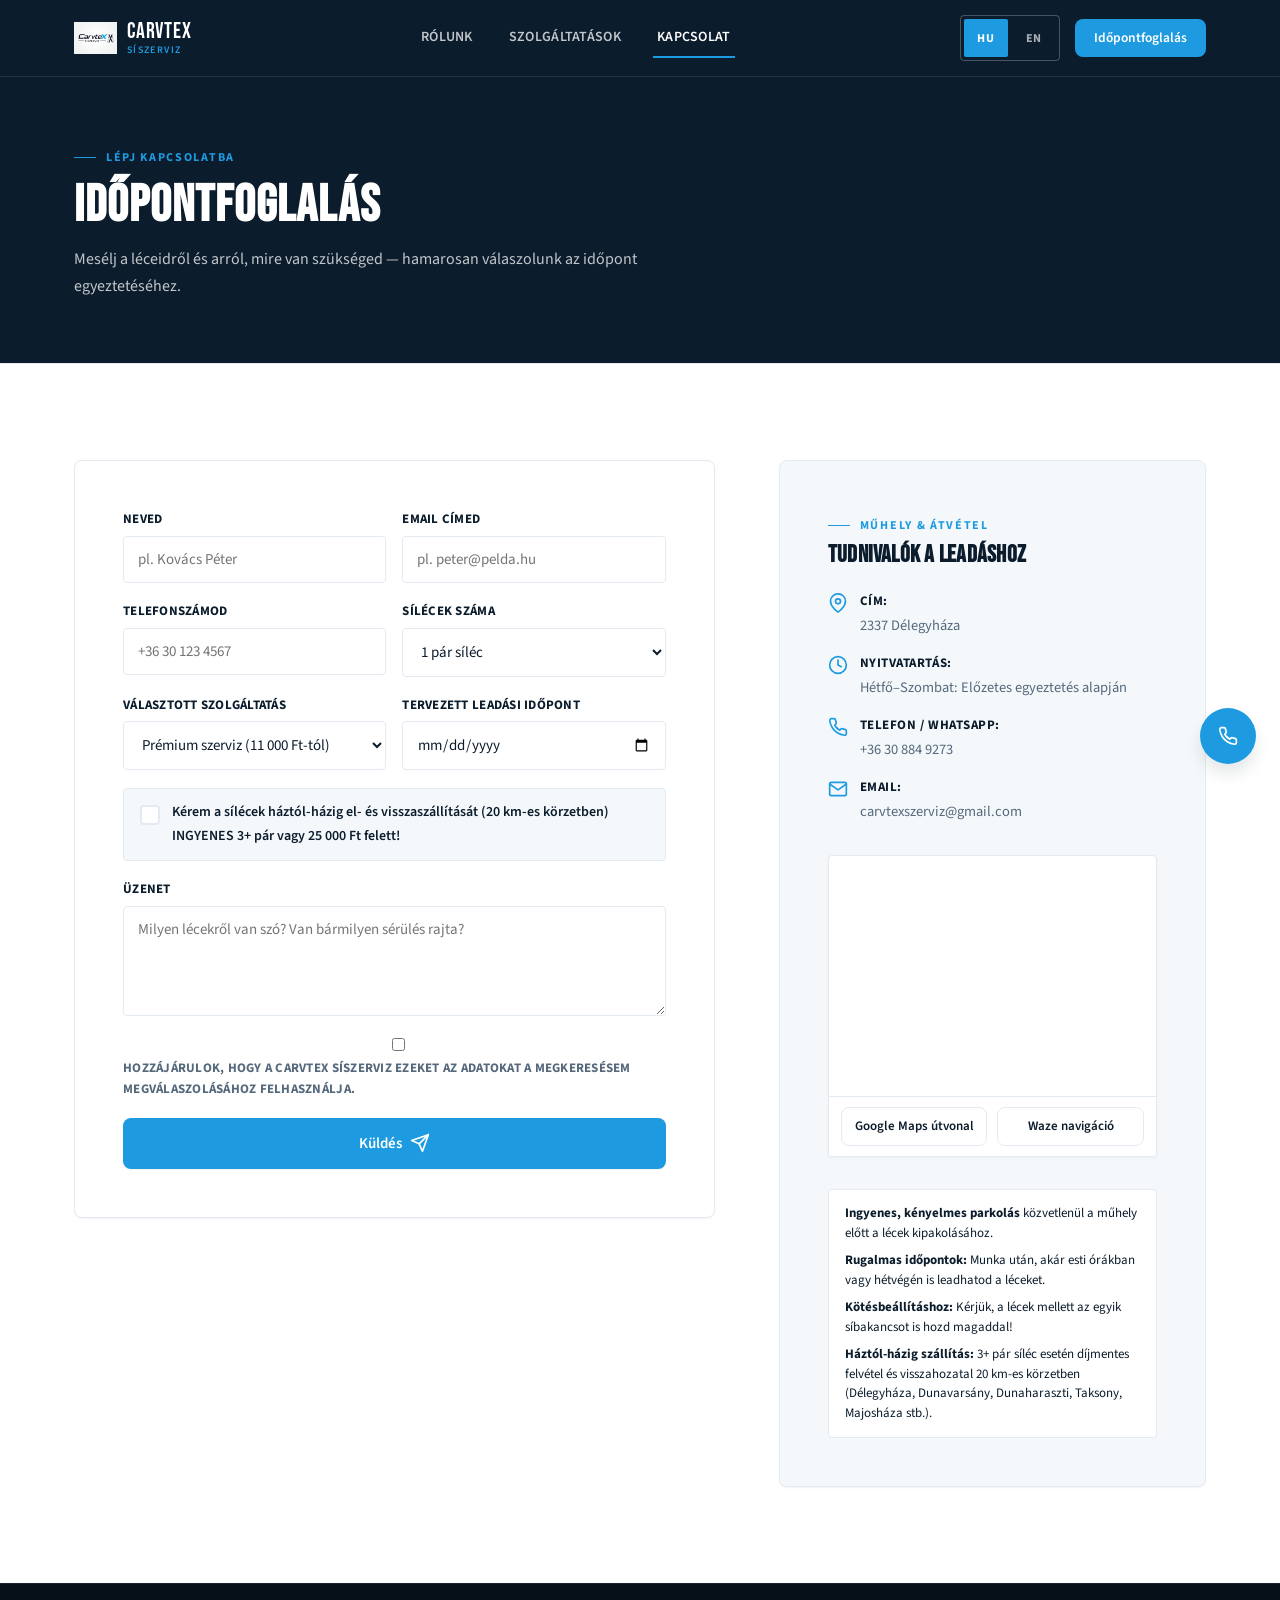
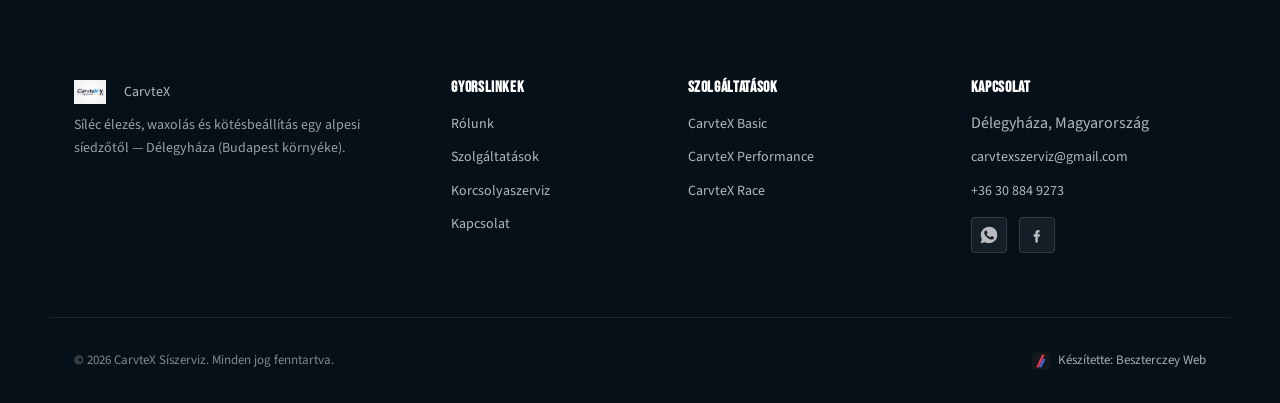
<file: kapcsolat.html>
<!DOCTYPE html>
<html lang="hu">
<head>
<meta charset="UTF-8">
<meta name="viewport" content="width=device-width, initial-scale=1.0">
<link rel="icon" type="image/png" href="/assets/favicon-96x96.png" sizes="96x96" />
<link rel="apple-touch-icon" sizes="180x180" href="/assets/apple-touch-icon.png" />
<meta name="apple-mobile-web-app-title" content="CarvteX" />
<title>Kapcsolat & Időpontfoglalás — CarvteX Síszerviz</title>
<meta name="description" content="Foglalj időpontot síléced szervizelésére Délegyházán vagy kérj háztól-házig szállítást! Telefon: +36 30 884 9273">
<link rel="canonical" href="https://www.carvtex.hu/kapcsolat">

<!-- Open Graph / Facebook -->
<meta property="og:type" content="website">
<meta property="og:site_name" content="CarvteX Síszerviz">
<meta property="og:url" content="https://www.carvtex.hu/kapcsolat">
<meta property="og:title" content="Kapcsolat & Időpontfoglalás — CarvteX Síszerviz">
<meta property="og:description" content="Foglalj időpontot síléced szervizelésére Délegyházán vagy kérj háztól-házig szállítást! Telefon: +36 30 884 9273">
<meta property="og:image" content="https://www.carvtex.hu/assets/hero-banner.jpg">
<meta property="og:image:width" content="1251">
<meta property="og:image:height" content="1251">
<meta property="og:image:alt" content="CarvteX Síszerviz Kapcsolat">
<meta property="og:locale" content="hu_HU">

<!-- Twitter Cards -->
<meta name="twitter:card" content="summary_large_image">
<meta name="twitter:title" content="Kapcsolat & Időpontfoglalás — CarvteX Síszerviz">
<meta name="twitter:description" content="Foglalj időpontot síléced szervizelésére Délegyházán vagy kérj háztól-házig szállítást!">
<meta name="twitter:image" content="https://www.carvtex.hu/assets/hero-banner.jpg">

<link rel="preconnect" href="https://fonts.googleapis.com">
<link rel="preconnect" href="https://fonts.gstatic.com" crossorigin>
<link href="https://fonts.googleapis.com/css2?family=Bebas+Neue&family=Source+Sans+3:wght@400;500;600;700;800&display=swap" rel="stylesheet">
<link rel="stylesheet" href="/styles.css">
<script type="application/ld+json">
{
  "@context": "https://schema.org",
  "@type": ["LocalBusiness", "SportsActivityLocation"],
  "@id": "https://www.carvtex.hu/#localbusiness",
  "name": "CarvteX Síszerviz",
  "alternateName": "CarvteX",
  "description": "Alpesi sílécek, snowboardok és korcsolyák precíziós kézi élezése, professzionális melegwaxolása és DIN kötésbeállítása Délegyházán, volt válogatott síedzőtől.",
  "url": "https://www.carvtex.hu/kapcsolat",
  "logo": "https://www.carvtex.hu/assets/logo-icon.png",
  "image": "https://www.carvtex.hu/assets/hero-banner.jpg",
  "telephone": "+36 30 884 9273",
  "email": "carvtexszerviz@gmail.com",
  "priceRange": "$$",
  "hasMap": "https://www.google.com/maps?q=D%C3%A9legyh%C3%A1za",
  "founder": {
    "@type": "Person",
    "name": "Szappanos Bence",
    "jobTitle": "Alpesi síedző és síszerviz alapító"
  },
  "address": {
    "@type": "PostalAddress",
    "addressLocality": "Délegyháza",
    "postalCode": "2337",
    "addressRegion": "Pest",
    "addressCountry": "HU"
  },
  "geo": {
    "@type": "GeoCoordinates",
    "latitude": 47.2439,
    "longitude": 19.0789
  },
  "areaServed": [
    {"@type": "City", "name": "Délegyháza"},
    {"@type": "City", "name": "Dunavarsány"},
    {"@type": "City", "name": "Taksony"},
    {"@type": "City", "name": "Dunaharaszti"},
    {"@type": "City", "name": "Szigetszentmiklós"},
    {"@type": "City", "name": "Majosháza"},
    {"@type": "City", "name": "Budapest"}
  ],
  "openingHoursSpecification": [
    {
      "@type": "OpeningHoursSpecification",
      "dayOfWeek": [
        "Monday",
        "Tuesday",
        "Wednesday",
        "Thursday",
        "Friday",
        "Saturday"
      ],
      "opens": "08:00",
      "closes": "20:00",
      "description": "Előzetes időpont-egyeztetés alapján"
    }
  ],
  "hasOfferCatalog": {
    "@type": "OfferCatalog",
    "name": "Síszerviz és korcsolyaélezés szolgáltatások",
    "itemListElement": [
      {
        "@type": "Offer",
        "price": "8500",
        "priceCurrency": "HUF",
        "itemOffered": {
          "@type": "Service",
          "name": "Alapszerviz (síléc és snowboard)",
          "description": "Kézi élélezés, diamond-köves élfinomítás és melegwaxolás."
        }
      },
      {
        "@type": "Offer",
        "price": "11000",
        "priceCurrency": "HUF",
        "itemOffered": {
          "@type": "Service",
          "name": "Prémium síszerviz és talprestauráció",
          "description": "P-Tex talpfeltöltés, élélezés, kézi finomítás, több fázisú melegwaxolás és DIN kötéskalibráció."
        }
      },
      {
        "@type": "Offer",
        "price": "15000",
        "priceCurrency": "HUF",
        "itemOffered": {
          "@type": "Service",
          "name": "CarvteX Race versenyszerviz",
          "description": "Maximális teljesítmény versenyzői szintre hangolva: egyedi élszög, komplex talpreparáció és speciális versenyszintű wax."
        }
      },
      {
        "@type": "Offer",
        "price": "2900",
        "priceCurrency": "HUF",
        "itemOffered": {
          "@type": "Service",
          "name": "Precíziós korcsolyaélezés",
          "description": "Jégkorong, műkorcsolya és szabadidős korcsolyák gépi horonyköszörülése és kézi sorjátlanítása."
        }
      }
    ]
  },
  "sameAs": [
    "https://www.facebook.com/profile.php?id=61595442238344"
  ]
}
</script>
</head>
<body>

<div class="scroll-progress" id="scrollProgress" aria-hidden="true"></div>

<a href="#main" class="skip-link" data-i18n="skip">Ugrás a tartalomra</a>

<header class="site-header">
  <div class="container nav">
    <a href="/" class="brand">
      <img src="/assets/logo-icon.png" alt="CarvteX" class="brand-icon-img">
      <span class="brand-text">
        <span class="brand-name">CarvteX</span>
        <span class="brand-sub" data-i18n="brandSub">Síszerviz</span>
      </span>
    </a>
    <nav class="nav-links" id="navLinks" aria-label="Primary">
      <a href="/#about" data-i18n="navAbout">Rólunk</a>
      <a href="/szolgaltatasok" data-i18n="navServices">Szolgáltatások</a>
      <a href="/kapcsolat" aria-current="page" data-i18n="navContact">Kapcsolat</a>
      <a href="/kapcsolat" class="btn btn-primary mobile-cta" data-i18n="navBook">Időpontfoglalás</a>
    </nav>
    <div class="nav-actions">
      <div class="lang-switch" role="group" aria-label="Nyelvválasztó / Language switch">
        <button type="button" id="btnHu" aria-pressed="true">HU</button>
        <button type="button" id="btnEn" aria-pressed="false">EN</button>
      </div>
      <a href="/kapcsolat" class="btn btn-primary" data-i18n="navBook">Időpontfoglalás</a>
      <button class="nav-toggle" id="navToggle" aria-expanded="false" aria-controls="navLinks" aria-label="Toggle menu">
        <svg class="icon" id="menuIcon" viewBox="0 0 24 24" fill="none" stroke="currentColor" stroke-width="2" stroke-linecap="round" stroke-linejoin="round" aria-hidden="true"><line x1="4" y1="6" x2="20" y2="6"/><line x1="4" y1="12" x2="20" y2="12"/><line x1="4" y1="18" x2="20" y2="18"/></svg>
      </button>
    </div>
  </div>
</header>

<main id="main">

<!-- PAGE INTRO -->
  <section class="page-intro">
    <div class="container">
      <span class="eyebrow" data-i18n="contactEyebrow">Lépj kapcsolatba</span>
      <h1 data-i18n="contactH2">Időpontfoglalás</h1>
      <p data-i18n="contactLead">Mesélj a léceidről és arról, mire van szükséged — hamarosan válaszolunk az időpont egyeztetéséhez.</p>
    </div>
  </section>

<!-- CONTACT FORM & WORKSHOP INFO -->
  <section>
    <div class="container">
      <div class="contact-grid">
        <form class="contact-form" id="contactForm" novalidate>
          <div class="form-row">
            <div class="form-group">
              <label for="formName" data-i18n="formName">Neved *</label>
              <input type="text" id="formName" name="name" required autocomplete="name" placeholder="pl. Kovács Péter">
            </div>
            <div class="form-group">
              <label for="formEmail" data-i18n="formEmail">Email címed *</label>
              <input type="email" id="formEmail" name="email" required autocomplete="email" placeholder="pl. peter@pelda.hu">
            </div>
          </div>
          <div class="form-row">
            <div class="form-group">
              <label for="formPhone" data-i18n="formPhone">Telefonszámod *</label>
              <input type="tel" id="formPhone" name="phone" required autocomplete="tel" placeholder="+36 30 123 4567">
            </div>
            <div class="form-group">
              <label for="formSkis" data-i18n="formSkis">Sílécek száma</label>
              <select id="formSkis" name="skis">
                <option value="1">1 pár síléc</option>
                <option value="2">2 pár síléc (-10% kedvezmény)</option>
                <option value="3-4">3–4 pár síléc (-15% + INGYEN szállítás)</option>
                <option value="5+">5+ pár síléc (-20% csoportos kedvezmény)</option>
              </select>
            </div>
          </div>
          <div class="form-row">
            <div class="form-group">
              <label for="formService" data-i18n="formService">Választott szolgáltatás</label>
              <select id="formService" name="service">
                <option value="Alapszerviz" data-i18n="formServiceOpt1">Alapszerviz (8 500 Ft)</option>
                <option value="Prémium szerviz" selected data-i18n="formServiceOpt2">Prémium szerviz (11 000 Ft-tól)</option>
                <option value="CarvteX Race" data-i18n="formServiceOpt3">CarvteX Race versenyszerviz (15 000 Ft-tól)</option>
                <option value="A-la-carte" data-i18n="formServiceOptAlacarte">Műhelyszolgáltatás / Egyéni javítás (Élezés, Wax, Talp)</option>
                <option value="Korcsolyaélezés" data-i18n="formServiceOpt4">Korcsolyaélezés (2 900 Ft-tól)</option>
              </select>
            </div>
            <div class="form-group">
              <label for="formDate" data-i18n="formDate">Tervezett leadási időpont</label>
              <input type="date" id="formDate" name="date">
            </div>
          </div>

          <!-- Dynamic multi-pair perk notice -->
          <div class="pair-notice" id="pairNotice" style="display:none;"></div>

          <!-- Door-to-door pickup checkbox -->
          <div class="pickup-toggle-wrap">
            <label class="pickup-toggle-label">
              <input type="checkbox" id="pickupCheckbox" name="pickup">
              <span class="pickup-toggle-custom"></span>
              <span class="pickup-toggle-text">
                <span data-i18n="pickupCheckLabel">Kérem a sílécek háztól-házig el- és visszaszállítását (20 km-es körzetben)</span>
                <span class="pickup-badge" id="pickupBadge" data-i18n="pickupFreeTag">INGYENES 3+ pár vagy 25 000 Ft felett!</span>
              </span>
            </label>
            <div class="pickup-address-field" id="pickupAddressField" style="display:none;">
              <label for="pickupAddress" data-i18n="pickupAddressLabel">Átvételi & visszaszállítási cím *</label>
              <input type="text" id="pickupAddress" name="pickupAddress" placeholder="pl. 2337 Délegyháza, Fő utca 12." data-i18n-placeholder="pickupAddressPlaceholder">
            </div>
          </div>

          <div class="form-group">
            <label for="formMessage" data-i18n="formMessage">Üzenet</label>
            <textarea id="formMessage" name="message" rows="4" placeholder="Milyen lécekről van szó? Van bármilyen sérülés rajta?"></textarea>
          </div>
          <div class="form-group form-consent">
            <label>
              <input type="checkbox" required name="consent">
              <span data-i18n="formConsent">Hozzájárulok, hogy a CarvteX Síszerviz ezeket az adatokat a megkeresésem megválaszolásához felhasználja.</span>
            </label>
          </div>
          <!-- Honeypot anti-spam field -->
          <input type="text" name="botcheck" style="display:none !important;" tabindex="-1" autocomplete="off" aria-hidden="true">
          <button type="submit" class="btn btn-primary" id="formSubmitBtn">
            <span data-i18n="formSubmit">Küldés</span>
            <svg class="icon" width="18" height="18" viewBox="0 0 24 24" fill="none" stroke="currentColor" stroke-width="2" stroke-linecap="round" stroke-linejoin="round" aria-hidden="true"><line x1="22" y1="2" x2="11" y2="13"/><polygon points="22 2 15 22 11 13 2 9 22 2"/></svg>
          </button>
          <div class="form-status" id="formStatus" role="status" aria-live="polite"></div>
        </form>

        <aside class="contact-info">
          <div class="info-card">
            <span class="eyebrow" data-i18n="locationEyebrow">Műhely & Átvétel</span>
            <h3 data-i18n="dropoffTitle">Tudnivalók a leadáshoz</h3>
            <div class="info-list">
              <div class="info-item">
                <svg class="icon" viewBox="0 0 24 24" fill="none" stroke="currentColor" stroke-width="2" stroke-linecap="round" stroke-linejoin="round" aria-hidden="true"><path d="M21 10c0 7-9 13-9 13s-9-6-9-13a9 9 0 0 1 18 0z"/><circle cx="12" cy="10" r="3"/></svg>
                <div>
                  <strong>Cím:</strong>
                  <span data-i18n="dropoffAddress">2337 Délegyháza</span>
                </div>
              </div>
              <div class="info-item">
                <svg class="icon" viewBox="0 0 24 24" fill="none" stroke="currentColor" stroke-width="2" stroke-linecap="round" stroke-linejoin="round" aria-hidden="true"><circle cx="12" cy="12" r="10"/><polyline points="12 6 12 12 16 14"/></svg>
                <div>
                  <strong>Nyitvatartás:</strong>
                  <span data-i18n="dropoffHours">Hétfő–Szombat: Előzetes egyeztetés alapján</span>
                </div>
              </div>
              <div class="info-item">
                <svg class="icon" viewBox="0 0 24 24" fill="none" stroke="currentColor" stroke-width="2" stroke-linecap="round" stroke-linejoin="round" aria-hidden="true"><path d="M22 16.92v3a2 2 0 0 1-2.18 2 19.79 19.79 0 0 1-8.63-3.07 19.5 19.5 0 0 1-6-6 19.79 19.79 0 0 1-3.07-8.67A2 2 0 0 1 4.11 2h3a2 2 0 0 1 2 1.72 12.84 12.84 0 0 0 .7 2.81 2 2 0 0 1-.45 2.11L8.09 9.91a16 16 0 0 0 6 6l1.27-1.27a2 2 0 0 1 2.11-.45 12.84 12.84 0 0 0 2.81.7A2 2 0 0 1 22 16.92z"/></svg>
                <div>
                  <strong>Telefon / WhatsApp:</strong>
                  <a href="tel:+36308849273">+36 30 884 9273</a>
                </div>
              </div>
              <div class="info-item">
                <svg class="icon" viewBox="0 0 24 24" fill="none" stroke="currentColor" stroke-width="2" stroke-linecap="round" stroke-linejoin="round" aria-hidden="true"><path d="M4 4h16c1.1 0 2 .9 2 2v12c0 1.1-.9 2-2 2H4c-1.1 0-2-.9-2-2V6c0-1.1.9-2 2-2z"/><polyline points="22,6 12,13 2,6"/></svg>
                <div>
                  <strong>Email:</strong>
                  <a href="mailto:carvtexszerviz@gmail.com">carvtexszerviz@gmail.com</a>
                </div>
              </div>
            </div>

            <!-- Térképes nézet -->
            <div class="contact-map-wrap">
              <iframe
                src="https://www.google.com/maps/embed?pb=!1m18!1m12!1m3!1d43339.94!2d19.072319!3d47.2411015!2m3!1f0!2f0!3f0!3m2!1i1024!2i768!4f13.1!3m3!1m2!1s0x4741f201d9a3d571%3A0xb00c428eac25c23!2zRMOpbGVneWjDoXphLCAyMzM3!5e0!3m2!1shu!2shu!4v1700000000000!5m2!1shu!2shu"
                class="contact-map-iframe"
                loading="lazy"
                referrerpolicy="no-referrer-when-downgrade"
                title="CarvteX Síszerviz Délegyháza">
              </iframe>
              <div class="contact-map-actions">
                <a href="https://www.google.com/maps/dir/?api=1&destination=D%C3%A9legyh%C3%A1za" target="_blank" rel="noopener" class="btn btn-outline-dark btn-sm" data-i18n="navBtnGoogle">Google Maps útvonal</a>
                <a href="https://waze.com/ul?q=D%C3%A9legyh%C3%A1za" target="_blank" rel="noopener" class="btn btn-outline-dark btn-sm" data-i18n="navBtnWaze">Waze navigáció</a>
              </div>
            </div>
            <div class="info-notes">
              <p data-i18n="dropoffParking"><strong>Ingyenes, kényelmes parkolás</strong> közvetlenül a műhely előtt a lécek kipakolásához.</p>
              <p data-i18n="dropoffFlexible"><strong>Rugalmas időpontok:</strong> Munka után, akár esti órákban vagy hétvégén is leadhatod a léceket.</p>
              <p data-i18n="dropoffBoot"><strong>Kötésbeállításhoz:</strong> Kérjük, a lécek mellett az egyik síbakancsot is hozd magaddal!</p>
              <p data-i18n="dropoffPickup"><strong>Háztól-házig szállítás:</strong> 3+ pár vagy 25 000 Ft feletti szervizelés esetén díjmentes felvétel és visszahozatal 20 km-es körzetben (Délegyháza, Dunavarsány, Dunaharaszti, Taksony, Majosháza stb.).</p>
            </div>
          </div>
        </aside>
      </div>
    </div>
  </section>

</main>

<footer class="site-footer">
  <div class="container footer-grid">
    <div class="footer-col footer-col-wide">
      <a href="/" class="brand footer-brand">
        <img src="/assets/logo-icon.png" alt="CarvteX" class="footer-icon-img">
        CarvteX
      </a>
      <p data-i18n="footerBrandDesc">Síléc élezés, waxolás és kötésbeállítás egy alpesi síedzőtől — Délegyháza (Budapest környéke).</p>
    </div>
    <div class="footer-col">
      <h4 data-i18n="footerQuickLinks">Gyorslinkek</h4>
      <ul>
        <li><a href="/#about" data-i18n="navAbout">Rólunk</a></li>
        <li><a href="/szolgaltatasok" data-i18n="navServices">Szolgáltatások</a></li>
        <li><a href="/szolgaltatasok#skates" data-i18n="navSkates">Korcsolyaszerviz</a></li>
        <li><a href="/kapcsolat" data-i18n="navContact">Kapcsolat</a></li>
      </ul>
    </div>
    <div class="footer-col">
      <h4 data-i18n="footerServices">Szolgáltatások</h4>
      <ul>
        <li><a href="/szolgaltatasok#services" data-i18n="svc1Title">Alapszerviz</a></li>
        <li><a href="/szolgaltatasok#services" data-i18n="svc2Title">Prémium szerviz</a></li>
        <li><a href="/szolgaltatasok#services" data-i18n="svc3Title">CarvteX Race</a></li>
      </ul>
    </div>
    <div class="footer-col">
      <h4 data-i18n="footerContactTitle">Kapcsolat</h4>
      <ul>
        <li>Délegyháza, Magyarország</li>
        <li><a href="mailto:carvtexszerviz@gmail.com">carvtexszerviz@gmail.com</a></li>
        <li><a href="tel:+36308849273">+36 30 884 9273</a></li>
      </ul>
      <div class="footer-social">
        <a href="https://wa.me/36308849273" target="_blank" rel="noopener" aria-label="Írj nekünk WhatsAppon" class="footer-social-link">
          <svg class="icon" width="18" height="18" viewBox="0 0 24 24" fill="currentColor" aria-hidden="true"><path d="M12.04 2C6.58 2 2.13 6.45 2.13 11.91c0 1.69.44 3.33 1.28 4.78L2 22l5.44-1.38c1.4.76 2.98 1.16 4.6 1.16h.01c5.46 0 9.9-4.45 9.9-9.91 0-2.65-1.03-5.14-2.9-7.01A9.82 9.82 0 0 0 12.04 2zm5.8 14.03c-.24.68-1.19 1.25-1.95 1.4-.52.1-1.19.19-3.47-.74-2.91-1.2-4.78-4.14-4.93-4.33-.14-.2-1.18-1.57-1.18-3 0-1.42.75-2.12 1.01-2.41.26-.28.57-.35.76-.35.19 0 .38 0 .55.01.17.01.41-.07.64.49.24.58.81 2 .88 2.14.07.14.12.31.02.5-.1.19-.15.31-.29.48-.14.17-.3.37-.43.5-.14.14-.29.29-.12.57.17.28.76 1.25 1.63 2.02 1.12 1 2.06 1.31 2.34 1.46.28.14.44.12.6-.07.17-.19.72-.84.91-1.13.19-.28.38-.24.64-.14.26.1 1.65.78 1.93.93.28.14.47.21.53.33.07.12.07.68-.17 1.36z"/></svg>
        </a>
        <a href="https://www.facebook.com/profile.php?id=61595442238344" target="_blank" rel="noopener" aria-label="Kövess minket Facebookon" class="footer-social-link">
          <svg class="icon" width="18" height="18" viewBox="0 0 24 24" fill="currentColor" aria-hidden="true"><path d="M13.5 9H15V6h-1.5C11.57 6 10 7.57 10 9.5V11H8v3h2v7h3v-7h2.1l.4-3H13v-1.5c0-.28.22-.5.5-.5z"/></svg>
        </a>
      </div>
    </div>
  </div>
  <div class="container footer-bottom">
    <span data-i18n="footerCopyright">© 2026 CarvteX Síszerviz. Minden jog fenntartva.</span>
    <a href="https://beszterczey.com/" target="_blank" rel="noopener" class="credit-badge">
      <img src="/assets/Besztweb.png" alt="Beszterczey Web" class="credit-badge-icon">
      <span data-i18n="footerCredit">Készítette: Beszterczey Web</span>
    </a>
  </div>
</footer>

<!-- Floating contact button: tap to reveal Call / WhatsApp -->
<div class="contact-fab" id="contactFab">
  <div class="contact-fab-actions">
    <a href="https://wa.me/36308849273" target="_blank" rel="noopener" class="contact-fab-action contact-fab-whatsapp" aria-label="Írj nekünk WhatsAppon">
      <span class="contact-fab-label">WhatsApp</span>
      <span class="contact-fab-icon">
        <svg class="icon" width="22" height="22" viewBox="0 0 24 24" fill="currentColor" aria-hidden="true"><path d="M12.04 2C6.58 2 2.13 6.45 2.13 11.91c0 1.69.44 3.33 1.28 4.78L2 22l5.44-1.38c1.4.76 2.98 1.16 4.6 1.16h.01c5.46 0 9.9-4.45 9.9-9.91 0-2.65-1.03-5.14-2.9-7.01A9.82 9.82 0 0 0 12.04 2zm5.8 14.03c-.24.68-1.19 1.25-1.95 1.4-.52.1-1.19.19-3.47-.74-2.91-1.2-4.78-4.14-4.93-4.33-.14-.2-1.18-1.57-1.18-3 0-1.42.75-2.12 1.01-2.41.26-.28.57-.35.76-.35.19 0 .38 0 .55.01.17.01.41-.07.64.49.24.58.81 2 .88 2.14.07.14.12.31.02.5-.1.19-.15.31-.29.48-.14.17-.3.37-.43.5-.14.14-.29.29-.12.57.17.28.76 1.25 1.63 2.02 1.12 1 2.06 1.31 2.34 1.46.28.14.44.12.6-.07.17-.19.72-.84.91-1.13.19-.28.38-.24.64-.14.26.1 1.65.78 1.93.93.28.14.47.21.53.33.07.12.07.68-.17 1.36z"/></svg>
      </span>
    </a>
    <a href="tel:+36308849273" class="contact-fab-action contact-fab-call" aria-label="Hívj minket telefonon">
      <span class="contact-fab-label" data-i18n="phoneFab">Hívj minket</span>
      <span class="contact-fab-icon">
        <svg class="icon" width="20" height="20" viewBox="0 0 24 24" fill="none" stroke="currentColor" stroke-width="2" stroke-linecap="round" stroke-linejoin="round" aria-hidden="true"><path d="M22 16.92v3a2 2 0 0 1-2.18 2 19.79 19.79 0 0 1-8.63-3.07 19.5 19.5 0 0 1-6-6 19.79 19.79 0 0 1-3.07-8.67A2 2 0 0 1 4.11 2h3a2 2 0 0 1 2 1.72 12.84 12.84 0 0 0 .7 2.81 2 2 0 0 1-.45 2.11L8.09 9.91a16 16 0 0 0 6 6l1.27-1.27a2 2 0 0 1 2.11-.45 12.84 12.84 0 0 0 2.81.7A2 2 0 0 1 22 16.92z"/></svg>
      </span>
    </a>
  </div>
  <button type="button" class="contact-fab-toggle" id="contactFabToggle" aria-expanded="false" aria-label="Elérhetőségek megnyitása">
    <svg class="icon icon-phone" width="22" height="22" viewBox="0 0 24 24" fill="none" stroke="currentColor" stroke-width="2" stroke-linecap="round" stroke-linejoin="round" aria-hidden="true"><path d="M22 16.92v3a2 2 0 0 1-2.18 2 19.79 19.79 0 0 1-8.63-3.07 19.5 19.5 0 0 1-6-6 19.79 19.79 0 0 1-3.07-8.67A2 2 0 0 1 4.11 2h3a2 2 0 0 1 2 1.72 12.84 12.84 0 0 0 .7 2.81 2 2 0 0 1-.45 2.11L8.09 9.91a16 16 0 0 0 6 6l1.27-1.27a2 2 0 0 1 2.11-.45 12.84 12.84 0 0 0 2.81.7A2 2 0 0 1 22 16.92z"/></svg>
    <svg class="icon icon-close" width="22" height="22" viewBox="0 0 24 24" fill="none" stroke="currentColor" stroke-width="2" stroke-linecap="round" stroke-linejoin="round" aria-hidden="true"><line x1="18" y1="6" x2="6" y2="18"/><line x1="6" y1="6" x2="18" y2="18"/></svg>
  </button>
</div>

<script src="/i18n.js"></script>
<script src="/main.js"></script>
<script src="/contact-form.js"></script>
</body>
</html>
</file>
<file: styles.css>
/* CarvteX design system — Swiss/minimalist, generated via ui-ux-pro-max and
   corrected to the client's own navy + blue brand. See design-system/carvtex/MASTER.md */

/* ---------- Breakpoint reference ----------
   Plain CSS can't read custom properties inside @media conditions, so this
   is a documented scale rather than enforced variables — every max-width/
   min-width value used below should match one of these. Existing values
   were deliberately chosen per component and are NOT renumbered here (that
   would shift behavior in the 700-900px tablet band); this table just
   gives future edits one place to check before introducing a new number.

   480  — small-phone-only rules (1-column fallbacks: testimonial-grid, footer-grid)
   520  — (legacy, same intent as 480 — testimonial-grid/footer-grid still use this exact value)
   640  — phone/tablet boundary (hero, ski-story, contact-fab sizing)
   760  — (legacy, same intent as 768 — about-grid still uses this exact value)
   768  — phone/tablet boundary (generic section padding)
   820  — (legacy, same intent as 860 — footer-grid 2-col still uses this exact value)
   860  — small-desktop/tablet boundary (hero-content, ski-step, service-grid)
   900  — small-desktop/tablet boundary (contact-grid)
   960  — nav collapse boundary (mobile menu, mobile CTA)
   ------------------------------------------- */

:root{
  --color-primary:#0B1C2C;
  --color-secondary:#13283D;
  --color-background:#FFFFFF;
  --color-card:#F4F8FB;
  --color-accent:#1E9BE0;
  --color-accent-dark:#136FA8;
  --color-text:#0B1C2C;
  --color-text-muted:#55687C;
  --color-border:#E4EAF2;
  --color-on-primary:#FFFFFF;
  --color-on-accent:#FFFFFF;

  --font-display:'Bebas Neue', sans-serif;
  --font-body:'Source Sans 3', sans-serif;

  --space-xs:4px;
  --space-sm:8px;
  --space-md:24px;
  --space-lg:32px;
  --space-xl:48px;
  --space-2xl:64px;
  --space-3xl:96px;

  --radius-sm:4px;
  --radius-md:8px;

  --shadow-sm:0 1px 2px rgba(11,28,44,0.05);
  --shadow-md:0 4px 6px rgba(11,28,44,0.10);
  --shadow-lg:0 10px 15px rgba(11,28,44,0.10);
  --shadow-xl:0 20px 25px rgba(11,28,44,0.15);

  --container:1180px;
  --nav-h:76px;
  --ease:cubic-bezier(0.4,0,0.2,1);
}

*,*::before,*::after{box-sizing:border-box;}
html{scroll-behavior:smooth;}
@media (prefers-reduced-motion: reduce){
  html{scroll-behavior:auto;}
  *,*::before,*::after{animation-duration:0.001ms !important;animation-iteration-count:1 !important;transition-duration:0.001ms !important;scroll-behavior:auto !important;}
}
body{
  margin:0;
  font-family:var(--font-body);
  color:var(--color-text);
  background:var(--color-background);
  font-size:16px;
  line-height:1.6;
  -webkit-font-smoothing:antialiased;
}
/* Set by main.js while the mobile fullscreen nav is open, so the page
   behind it can't be scrolled with it still showing. nav-toggle (the only
   control that can add this class) is display:none above the 960px nav
   breakpoint, so this never engages on desktop. */
body.nav-open{overflow:hidden;}
img,svg{display:block;max-width:100%;}
a{color:inherit;text-decoration:none;}
ul{list-style:none;margin:0;padding:0;}
h1,h2,h3,h4{margin:0;font-family:var(--font-display);letter-spacing:0.01em;line-height:1.02;text-transform:uppercase;}
p{margin:0;}
button{font-family:inherit;cursor:pointer;}

a:focus-visible, button:focus-visible, input:focus-visible, textarea:focus-visible, select:focus-visible, summary:focus-visible{
  outline:2px solid var(--color-accent);
  outline-offset:2px;
}

.skip-link{
  position:absolute;left:-9999px;top:0;background:var(--color-accent);color:#fff;
  padding:12px 20px;z-index:1000;font-weight:600;
}
.skip-link:focus{left:0;}

.container{width:100%;max-width:var(--container);margin:0 auto;padding:0 24px;}

.eyebrow{
  display:inline-flex;align-items:center;gap:10px;
  font-family:var(--font-body);font-weight:700;letter-spacing:0.14em;text-transform:uppercase;
  font-size:12px;color:var(--color-accent);
}
.eyebrow::before{content:"";width:22px;height:1px;background:var(--color-accent);}

.section-head{max-width:620px;margin:0 0 var(--space-xl);}
.section-head.center{margin-left:auto;margin-right:auto;text-align:center;}
.section-head .eyebrow{margin-bottom:14px;}
.section-head h2{font-size:clamp(28px,4.4vw,46px);color:var(--color-primary);}
.section-head p{margin-top:16px;color:var(--color-text-muted);font-size:16px;line-height:1.65;}

section{padding:var(--space-3xl) 0;border-top:1px solid var(--color-border);scroll-margin-top:calc(var(--nav-h) + 16px);}
section:first-of-type{border-top:none;}
@media (max-width:768px){ section{padding:var(--space-2xl) 0;} }
@media (max-width:480px){
  .container{padding:0 16px;}
  section{padding:48px 0;}
  .section-head{margin-bottom:24px;}
  .section-head h2{font-size:clamp(25px,7vw,34px);}
  .section-head p{font-size:14.5px;margin-top:10px;}
  .eyebrow{font-size:11px;}
  .btn{padding:12px 20px;font-size:14px;min-height:44px;}
}

/* ---------- Buttons (Swiss: rectangular, 8px radius, no glow/shine) ---------- */
.btn{
  display:inline-flex;align-items:center;justify-content:center;gap:8px;
  padding:14px 26px;border-radius:var(--radius-md);font-weight:600;font-size:15px;
  border:1.5px solid transparent;min-height:44px;white-space:nowrap;
  transition:transform 200ms var(--ease), box-shadow 200ms var(--ease), background-color 200ms ease, color 200ms ease, border-color 200ms ease;
}
.btn:hover{transform:translateY(-1px);}
.btn-primary{background:var(--color-accent);color:var(--color-on-accent);box-shadow:var(--shadow-sm);}
.btn-primary:hover{background:var(--color-accent-dark);box-shadow:var(--shadow-md);}
.btn-outline{border-color:rgba(255,255,255,0.5);color:#fff;}
.btn-outline:hover{background:rgba(255,255,255,0.08);border-color:#fff;}
.btn-outline-dark{border-color:var(--color-border);color:var(--color-primary);}
.btn-outline-dark:hover{border-color:var(--color-primary);}

.icon{width:20px;height:20px;flex-shrink:0;}

/* ---------- PAGE INTRO (sub-page top band, no photo) ---------- */
.page-intro{background:var(--color-primary);color:#fff;padding:var(--space-2xl) 0;border-top:none;}
.page-intro h1{
  font-family:var(--font-display);font-size:clamp(32px,5vw,52px);letter-spacing:0.02em;
  text-transform:uppercase;margin-top:12px;color:#fff;
}
.page-intro p{margin-top:14px;max-width:640px;color:rgba(255,255,255,0.75);font-size:16px;line-height:1.65;}
@media (max-width:640px){
  .page-intro{padding:36px 0 28px;}
  .page-intro h1{font-size:clamp(28px,7.5vw,40px);margin-top:8px;}
  .page-intro p{font-size:14.5px;margin-top:10px;}
}

/* Services hero visual: one shared workbench-photo background spanning
   both the page-intro band AND the 3D ski-story section below it, so the
   photo reads as continuous across the whole top of the Services tab
   instead of stopping at the intro. Desaturated to true grey (the source
   photo's red backdrop would otherwise tint everything) via a pseudo-
   element with filter: grayscale(), since filter on a background-image
   layer isn't possible directly. background-attachment:fixed sizes the
   cover crop against the viewport rather than this tall wrapper's own
   box, which keeps the whole desk in frame (a viewport is close to the
   photo's own aspect ratio; the wrapper itself is much taller/narrower
   and would crop far more aggressively if sized against its own bounds).
   Both child sections drop their own background so this shows through. */
.services-visual-hero{position:relative;isolation:isolate;}
.services-visual-hero::before{
  content:"";position:absolute;inset:0;z-index:0;
  background:url('/assets/services-hero-bg.webp') center 42%/cover fixed no-repeat;
  filter:grayscale(1) brightness(0.62) contrast(1.05);
}
.services-visual-hero::after{
  content:"";position:absolute;inset:0;z-index:0;
  /* Raised across the board vs. the first pass - the photo read as too
     heavy/present behind the 3D ski and the step copy, so it now sits
     further back as a faint textural backdrop instead of competing for
     attention. */
  background:linear-gradient(100deg, rgba(12,13,15,0.9) 0%, rgba(20,21,24,0.78) 40%, rgba(28,29,32,0.68) 100%);
}
.services-visual-hero > section{position:relative;z-index:1;background:transparent;}
.page-intro-services{border-top:none;}

/* In-page category tabs on services page (Ski vs Skates) */
.services-category-tabs{
  display:flex;
  align-items:center;
  gap:12px;
  margin-top:24px;
  flex-wrap:wrap;
}
.svc-tab-pill{
  display:inline-flex;
  align-items:center;
  gap:8px;
  padding:10px 20px;
  background:rgba(255,255,255,0.08);
  border:1px solid rgba(255,255,255,0.22);
  border-radius:var(--radius-full);
  color:#fff;
  font-family:var(--font-body);
  font-size:14px;
  font-weight:600;
  letter-spacing:0.02em;
  text-decoration:none;
  backdrop-filter:blur(8px);
  -webkit-backdrop-filter:blur(8px);
  transition:all 180ms ease;
}
.svc-tab-pill:hover{
  background:rgba(255,255,255,0.16);
  border-color:var(--color-accent);
  color:#fff;
  transform:translateY(-2px);
  box-shadow:0 6px 20px rgba(0,0,0,0.25);
}
.svc-tab-icon{
  line-height:1;
  display:inline-flex;
}
.svc-tab-icon .icon{
  width:16px;
  height:16px;
}
.svc-tab-badge{
  display:inline-block;
  padding:2px 7px;
  background:var(--color-accent);
  color:var(--color-primary);
  font-size:10px;
  font-weight:800;
  line-height:1.2;
  border-radius:999px;
  letter-spacing:0.06em;
  text-transform:uppercase;
  margin-left:4px;
}
@media (max-width:540px){
  .services-category-tabs{
    flex-direction:column;
    align-items:stretch;
  }
  .svc-tab-pill{
    justify-content:center;
  }
}

/* ---------- NAV ---------- */
header.site-header{
  position:sticky;top:0;z-index:500;
  background:var(--color-primary);
  border-bottom:1px solid rgba(255,255,255,0.1);
}
.nav{height:var(--nav-h);display:flex;align-items:center;justify-content:space-between;gap:clamp(12px, 1.8vw, 24px);}
.brand{display:flex;align-items:center;gap:10px;color:#fff;flex-shrink:0;}
.brand-icon-img{height:32px;width:auto;flex-shrink:0;display:block;}
.footer-icon-img{height:24px;width:auto;flex-shrink:0;display:inline-block;vertical-align:middle;margin-right:8px;}
.brand-text{display:flex;flex-direction:column;line-height:1;}
.brand-name{font-family:var(--font-display);font-size:22px;letter-spacing:0.04em;text-transform:uppercase;color:#fff;}
.brand-sub{font-family:var(--font-body);font-size:10px;font-weight:600;letter-spacing:0.14em;text-transform:uppercase;color:var(--color-accent);margin-top:2px;}

.nav-links{display:flex;align-items:center;gap:clamp(16px, 2.2vw, 32px);flex-shrink:1;}
.nav-links a{
  color:rgba(255,255,255,0.75);font-weight:600;font-size:14px;letter-spacing:0.02em;text-transform:uppercase;
  padding:8px 4px;white-space:nowrap;border-bottom:2px solid transparent;transition:color 180ms ease, border-color 180ms ease;
}
.nav-links a:hover{color:#fff;border-color:var(--color-accent);}
.nav-links a[aria-current="page"]{color:#fff;border-color:var(--color-accent);}

.nav-actions{display:flex;align-items:center;gap:clamp(10px, 1.2vw, 16px);flex-shrink:0;}
.nav-actions .btn{padding:9px 18px;font-size:13.5px;min-height:38px;line-height:1;}
.nav-toggle{
  display:none;background:none;border:none;color:#fff;padding:8px;min-width:44px;min-height:44px;
  align-items:center;justify-content:center;
}
.nav-toggle #menuIcon line{transition:transform 220ms ease, opacity 150ms ease;}
.nav-toggle #menuIcon line:nth-child(1){transform-origin:12px 6px;}
.nav-toggle #menuIcon line:nth-child(2){transform-origin:12px 12px;}
.nav-toggle #menuIcon line:nth-child(3){transform-origin:12px 18px;}
.nav-toggle[aria-expanded="true"] #menuIcon line:nth-child(1){transform:translateY(6px) rotate(45deg);}
.nav-toggle[aria-expanded="true"] #menuIcon line:nth-child(2){opacity:0;}
.nav-toggle[aria-expanded="true"] #menuIcon line:nth-child(3){transform:translateY(-6px) rotate(-45deg);}
@media (max-width:960px){
  .nav-links{
    position:fixed;top:var(--nav-h);left:0;right:0;bottom:0;
    background:var(--color-primary);flex-direction:column;align-items:flex-start;justify-content:flex-start;
    padding:var(--space-lg) 24px;gap:0;transform:translateX(100%);transition:transform 260ms ease;overflow-y:auto;
  }
  .nav-links.open{transform:translateX(0);}
  /* .nav-toggle is only visible under this same breakpoint, so body.nav-open
     can never be set from a desktop click — safe to leave unscoped by width. */
  .nav-links a:not(.btn){display:block;width:100%;padding:16px 2px;font-size:17px;border-bottom:1px solid rgba(255,255,255,0.1);}
  .nav-actions .btn-primary{display:none;}
  .nav-toggle{display:inline-flex;}
  .nav-links .mobile-cta{
    display:inline-flex;align-items:center;justify-content:center;
    width:100%;max-width:300px;margin-top:var(--space-md);
    padding:13px 24px;font-size:15px;font-weight:700;
    border-radius:var(--radius-md);border:none;box-sizing:border-box;
  }
}
.mobile-cta{display:none;}
@media (max-width:960px){ .mobile-cta{display:inline-flex;} }

.lang-switch{display:flex;align-items:center;gap:4px;border:1px solid rgba(255,255,255,0.25);padding:3px;border-radius:var(--radius-sm);}
.lang-switch button{
  border:none;background:transparent;padding:8px 13px;border-radius:2px;font-weight:700;font-size:12px;
  letter-spacing:0.03em;color:rgba(255,255,255,0.65);transition:background-color 180ms ease, color 180ms ease;
  min-width:44px;min-height:38px;
}
.lang-switch button[aria-pressed="true"]{background:var(--color-accent);color:#fff;}

/* ---------- Hero (static banner photo + 3D WebGL snowfall field) ---------- */
.hero{
  position:relative;
  padding:0;
  border-top:none;
  min-height:calc(100vh - var(--nav-h));
  min-height:calc(100dvh - var(--nav-h));
  display:flex;
  align-items:center;
  overflow:hidden;
  background:var(--color-primary);
}
@media (min-height: 900px) {
  .hero {
    min-height: 780px;
  }
}
.hero-media{position:absolute;inset:0;z-index:0;overflow:hidden;}
.hero-media img{width:100%;height:100%;object-fit:cover;object-position:center 72%;display:block;will-change:transform;}
.hero-media::after{
  content:"";position:absolute;inset:0;
  background:
    linear-gradient(90deg, rgba(11,28,44,0.94) 0%, rgba(11,28,44,0.82) 40%, rgba(11,28,44,0.40) 70%, rgba(11,28,44,0.12) 100%),
    linear-gradient(0deg, rgba(11,28,44,1) 0%, rgba(11,28,44,0.60) 12%, rgba(11,28,44,0) 45%);
}
#heroSnowCanvas{
  position:absolute;inset:0;width:100%;height:100%;pointer-events:none;z-index:1;display:block;
}
.hero-container{
  position:relative;
  z-index:2;
  width:100%;
}
.hero-content{
  position:relative;
  z-index:2;
  color:#fff;
  padding:var(--space-2xl) 0;
  max-width:660px;
}

/* Hero brand stamp: big Bebas Neue + silhouette mark */
.hero-brand{
  display:inline-flex;
  flex-direction:column;
  align-items:flex-start;
  margin-bottom:var(--space-md);
  user-select:none;
  position:relative;
}

/* Mountain silhouette with steel edge glow and glint */
.hero-skyline{
  display:block;
  width:144px;
  height:auto;
  color:var(--color-accent);
  line-height:0;
  margin-bottom:6px;
  position:relative;
  overflow:visible;
  filter:drop-shadow(0 0 12px rgba(30,155,224,0.48)) drop-shadow(0 0 26px rgba(30,155,224,0.24));
  transition:filter 300ms ease;
}
.hero-skyline:hover{
  filter:drop-shadow(0 0 18px rgba(30,155,224,0.75)) drop-shadow(0 0 36px rgba(30,155,224,0.4));
}
.hero-brand-icon{
  width:100%;
  height:auto;
  display:block;
}

/* Steel blade glint sweep across the mountain ridge */
.hero-skyline::after{
  content:"";
  position:absolute;
  top:-20%;
  left:-100%;
  width:50%;
  height:140%;
  background:linear-gradient(90deg, transparent 0%, rgba(255,255,255,0.95) 50%, rgba(30,155,224,0.9) 75%, transparent 100%);
  transform:skewX(-28deg);
  animation:steelGlint 4.6s cubic-bezier(0.4, 0, 0.2, 1) infinite 1.8s;
  pointer-events:none;
}
@keyframes steelGlint{
  0%, 65% { left: -100%; opacity: 0; }
  68% { opacity: 0.95; }
  82% { left: 180%; opacity: 0; }
  100% { left: 180%; opacity: 0; }
}

.hero-brand-word{
  font-family:var(--font-display);
  font-size:clamp(36px,6vw,56px);
  letter-spacing:0.06em;
  line-height:0.95;
  text-transform:uppercase;
  color:#fff;
  display:inline-flex;
  position:relative;
}
.hero-brand-word .accent{
  color:var(--color-accent);
  text-shadow:0 0 14px rgba(30,155,224,0.65), 0 0 28px rgba(30,155,224,0.35);
  position:relative;
}
.hero-brand-sub{
  font-family:var(--font-body);
  font-size:clamp(11px,1.4vw,13px);
  font-weight:700;
  letter-spacing:0.32em;
  text-transform:uppercase;
  color:var(--color-accent);
  margin-top:5px;
  text-shadow:0 0 10px rgba(30,155,224,0.35);
}

/* Mask reveal on hero load */
.mask-reveal{display:inline-block;overflow:hidden;vertical-align:bottom;}
.mask-reveal > span{
  display:inline-block;
  transform:translateY(115%);
  animation:letterUp 700ms cubic-bezier(0.16,1,0.3,1) forwards;
  animation-delay:calc(var(--i, 0) * 45ms + 120ms);
}
@keyframes letterUp{
  to{transform:translateY(0);}
}

/* Live Workshop Status Pill */
.hero-live-status{
  display:inline-flex;
  align-items:center;
  gap:10px;
  background:rgba(11,28,44,0.78);
  border:1px solid rgba(30,155,224,0.45);
  padding:7px 16px 7px 12px;
  border-radius:24px;
  color:#fff;
  font-size:13px;
  font-weight:600;
  letter-spacing:0.02em;
  backdrop-filter:blur(10px);
  -webkit-backdrop-filter:blur(10px);
  box-shadow:0 4px 18px rgba(0,0,0,0.35), inset 0 1px 0 rgba(255,255,255,0.12);
  margin-bottom:var(--space-md);
  user-select:none;
}
.hero-live-status .live-dot{
  width:8px;
  height:8px;
  border-radius:50%;
  background:#10b981;
  box-shadow:0 0 8px #10b981, 0 0 16px rgba(16,185,129,0.6);
  animation:livePulse 2s ease-in-out infinite;
  flex-shrink:0;
}
@keyframes livePulse{
  0%, 100% { transform: scale(1); opacity: 1; }
  50% { transform: scale(1.4); opacity: 0.65; }
}
.hero-live-status .live-text strong{
  color:var(--color-accent);
  font-weight:700;
}

.hero-eyebrow{
  margin-bottom:var(--space-md);
}
.hero-pill-badge{
  display:inline-flex;
  align-items:center;
  gap:8px;
  background:rgba(11,28,44,0.65);
  border:1px solid rgba(30,155,224,0.45);
  padding:6px 14px 6px 10px;
  border-radius:24px;
  color:#fff;
  font-size:13px;
  font-weight:600;
  letter-spacing:0.02em;
  backdrop-filter:blur(8px);
  -webkit-backdrop-filter:blur(8px);
  box-shadow:0 2px 10px rgba(0,0,0,0.25);
}
.hero-pill-icon{
  font-size:14px;
  line-height:1;
}
.hero-content h1{
  font-family:var(--font-display);
  font-size:clamp(38px,5.2vw,64px);
  letter-spacing:0.02em;
  line-height:1.05;
  text-transform:uppercase;
  margin:0 0 var(--space-md);
  color:#fff;
}
.hero-content h1 span{color:var(--color-accent);}
.hero-sub{
  font-size:clamp(16px,1.3vw,18px);
  line-height:1.65;
  color:rgba(255,255,255,0.88);
  margin-bottom:var(--space-xl);
  max-width:560px;
}
.hero-ctas{display:flex;gap:14px;flex-wrap:wrap;margin-bottom:var(--space-xl);}
.hero-badges{display:flex;gap:12px;flex-wrap:wrap;align-items:center;}
.badge{
  display:inline-flex;
  align-items:center;
  gap:8px;
  font-size:13px;
  font-weight:600;
  letter-spacing:0.01em;
  color:rgba(255,255,255,0.92);
  background:rgba(255,255,255,0.08);
  border:1px solid rgba(255,255,255,0.16);
  padding:7px 15px;
  border-radius:20px;
  backdrop-filter:blur(8px);
  -webkit-backdrop-filter:blur(8px);
  transition:all 180ms ease;
}
.badge:hover{
  background:rgba(255,255,255,0.14);
  border-color:rgba(30,155,224,0.45);
}
.badge .icon{width:15px;height:15px;color:var(--color-accent);}

/* Skate badge highlight */
.badge-skate{
  background:rgba(30,155,224,0.16);
  border-color:rgba(30,155,224,0.55);
  color:#fff;
  text-decoration:none;
  cursor:pointer;
  transition:all 200ms ease;
}
.badge-skate:hover{
  background:rgba(30,155,224,0.3);
  border-color:var(--color-accent);
  box-shadow:0 0 16px rgba(30,155,224,0.45);
  transform:translateY(-1px);
  color:#fff;
}
.badge-skate .badge-icon{
  line-height:1;
  display:inline-flex;
}
.badge-skate .badge-icon .icon{
  width:15px;
  height:15px;
}

@media (max-width:860px){
  .hero{min-height:auto;padding:var(--space-2xl) 0;}
  .hero-content{padding:var(--space-xl) 0;}
  .hero-media img{object-position:center 65%;}
}
@media (max-width:640px){
  .hero-content{max-width:100%;}
  .hero-badges{gap:10px;}
}

/* ---------- STATS BAND ---------- */
.stats-section{
  background:var(--color-primary);
  border-top:none;
  padding:var(--space-2xl) 0;
  color:#fff;
}
.stats-grid{display:grid;grid-template-columns:repeat(3,1fr);gap:var(--space-xl);}
.stat-card{
  border-left:3px solid var(--color-accent);
  padding-left:20px;
}
.stat-num{
  display:block;
  font-family:var(--font-display);
  font-size:clamp(44px,5.5vw,60px);
  line-height:1;
  color:var(--color-accent);
  letter-spacing:0.02em;
}
.stat-label{
  display:block;
  font-size:13.5px;
  color:rgba(255,255,255,0.75);
  margin-top:8px;
  font-weight:600;
  text-transform:uppercase;
  letter-spacing:0.04em;
}
@media (max-width:768px){
  .stats-grid{grid-template-columns:1fr;gap:var(--space-md);}
}

/* ---------- ABOUT SECTION ---------- */
.about-grid{
  display:grid;
  grid-template-columns:1fr 300px;
  gap:clamp(32px, 4vw, 56px);
  align-items:start;
}
.about-text h2{font-size:clamp(32px,5vw,52px);margin:0 0 var(--space-md);color:var(--color-primary);}
.about-text .lead{font-size:19px;font-weight:600;color:var(--color-primary);margin-bottom:var(--space-md);line-height:1.5;}
.about-text p{color:var(--color-text-muted);margin-bottom:16px;line-height:1.7;}
.about-tags{display:flex;gap:10px;flex-wrap:wrap;margin:var(--space-md) 0 var(--space-lg);}
.about-tag{
  background:var(--color-card);border:1px solid var(--color-border);
  padding:6px 14px;border-radius:var(--radius-sm);font-size:13px;font-weight:600;
  color:var(--color-primary);letter-spacing:0.02em;
}
.about-cta-row{margin-top:var(--space-md);}
.about-visual{
  display:flex;
  justify-content:flex-end;
}
.about-card{
  width:100%;
  max-width:300px;
  position:relative;
  border-radius:var(--radius-md);
  overflow:hidden;
  box-shadow:var(--shadow-lg);
  border:1px solid var(--color-border);
  background:#fff;
  transform-style:preserve-3d;
  transition:transform 220ms ease, box-shadow 220ms ease;
}
.about-card:hover{
  transform:translateY(-3px);
  box-shadow:var(--shadow-xl);
}
.about-portrait-img{
  width:100%;
  height:auto;
  display:block;
  aspect-ratio:3/4;
  object-fit:cover;
  object-position:center 20%;
}
.about-card-badge{
  position:absolute;bottom:0;left:0;right:0;
  background:linear-gradient(to top, rgba(11,28,44,0.92) 0%, rgba(11,28,44,0.65) 60%, transparent 100%);
  color:#fff;padding:32px 18px 16px;
}
.about-card-badge strong{display:block;font-size:16px;font-weight:700;}
.about-card-badge span{display:block;font-size:11.5px;color:var(--color-accent);text-transform:uppercase;letter-spacing:0.08em;margin-top:2px;}

@media (max-width:768px){
  .about-grid{grid-template-columns:1fr;gap:var(--space-xl);}
  .about-visual{justify-content:center;}
  .about-card{max-width:280px;margin:0 auto;}
}

/* ---------- PROCESS (3 steps) ---------- */
.process-grid{display:grid;grid-template-columns:repeat(3,1fr);gap:var(--space-lg);}
.process-card{
  background:#fff;border:1px solid var(--color-border);border-radius:var(--radius-md);
  padding:var(--space-xl) var(--space-lg);position:relative;
  transition:border-color 200ms ease, box-shadow 200ms ease, transform 200ms ease;
}
.process-card:hover{
  border-color:var(--color-accent);box-shadow:var(--shadow-lg);transform:translateY(-2px);
}
.process-step{
  font-family:var(--font-display);font-size:56px;line-height:1;
  color:rgba(30,155,224,0.22);letter-spacing:0.02em;margin-bottom:var(--space-sm);
}
.process-card h3{font-size:22px;margin:0 0 10px;color:var(--color-primary);}
.process-card p{color:var(--color-text-muted);font-size:15px;line-height:1.6;}
@media (max-width:768px){
  .process-grid{grid-template-columns:1fr;gap:var(--space-md);}
}

/* ---------- SERVICE GRID (Cards) ---------- */
.service-grid{display:grid;grid-template-columns:repeat(3,1fr);gap:var(--space-lg);}
.service-card{
  background:#fff;border:1px solid var(--color-border);border-radius:var(--radius-md);
  padding:var(--space-xl) var(--space-lg);display:flex;flex-direction:column;position:relative;
  transition:border-color 200ms ease, box-shadow 200ms ease, transform 200ms ease;
}
.service-card:hover{
  border-color:var(--color-accent);box-shadow:var(--shadow-lg);transform:translateY(-2px);
}
.service-card--featured{
  border:2px solid var(--color-accent);background:var(--color-card);
  box-shadow:var(--shadow-md);
}
.service-badge{
  display:inline-block;align-self:flex-start;background:var(--color-accent);color:#fff;
  font-size:11px;font-weight:700;letter-spacing:0.08em;text-transform:uppercase;
  padding:4px 10px;border-radius:var(--radius-sm);margin-bottom:12px;
}
.service-card h3{font-size:28px;margin:0 0 12px;color:var(--color-primary);}
.service-card p{color:var(--color-text-muted);font-size:15px;line-height:1.6;margin-bottom:var(--space-lg);}
.service-features{list-style:none;padding:0;margin:0 0 var(--space-xl);display:flex;flex-direction:column;gap:10px;flex-grow:1;}
.service-features li{display:flex;align-items:flex-start;gap:10px;font-size:14px;color:var(--color-text);}
.service-features .icon{width:16px;height:16px;color:var(--color-accent);margin-top:3px;}
.service-card .btn{width:100%;margin-top:auto;}
.home-services-more{margin-top:var(--space-xl);text-align:center;}
@media (max-width:860px){
  .service-grid{grid-template-columns:1fr;gap:var(--space-md);}
}

/* ---------- MULTI-PAIR DISCOUNT & PICKUP BANNER ---------- */
.multi-pair-banner {
  margin-top: var(--space-3xl);
  background: linear-gradient(135deg, #0B1C2C 0%, #13283D 60%, #173652 100%);
  border: 1px solid rgba(30,155,224,0.3);
  border-radius: var(--radius-md);
  padding: var(--space-xl) var(--space-xl);
  color: #fff;
  display: grid;
  grid-template-columns: 1fr auto;
  gap: var(--space-xl);
  align-items: center;
  box-shadow: var(--shadow-lg);
  position: relative;
  overflow: hidden;
}
.multi-pair-banner::after {
  content: "";
  position: absolute;
  top: -50%;
  right: -10%;
  width: 400px;
  height: 400px;
  background: radial-gradient(circle, rgba(30,155,224,0.18) 0%, transparent 70%);
  pointer-events: none;
}
.mp-badge {
  display: inline-block;
  background: rgba(30,155,224,0.2);
  border: 1px solid var(--color-accent);
  color: #38bdf8;
  font-size: 11px;
  font-weight: 800;
  letter-spacing: 0.1em;
  text-transform: uppercase;
  padding: 4px 12px;
  border-radius: var(--radius-sm);
  margin-bottom: 12px;
}
.multi-pair-banner h3 {
  font-size: clamp(24px, 3.6vw, 36px);
  color: #fff;
  margin: 0 0 10px 0;
}
.multi-pair-banner p {
  color: rgba(255,255,255,0.8);
  font-size: 15.5px;
  line-height: 1.6;
  max-width: 720px;
  margin-bottom: var(--space-lg);
}
.mp-perks {
  display: grid;
  grid-template-columns: repeat(4, 1fr);
  gap: var(--space-md);
  margin-bottom: var(--space-md);
}
@media (max-width: 1024px) {
  .mp-perks {
    grid-template-columns: repeat(2, 1fr);
  }
}
@media (max-width: 580px) {
  .mp-perks {
    grid-template-columns: 1fr;
  }
}
.mp-perk-item {
  background: rgba(255,255,255,0.06);
  border: 1px solid rgba(255,255,255,0.12);
  border-radius: var(--radius-sm);
  padding: 14px 16px;
  display: flex;
  align-items: center;
  gap: 12px;
  transition: transform 180ms ease, border-color 180ms ease;
}
.mp-perk-item:hover {
  transform: translateY(-2px);
  border-color: rgba(30,155,224,0.5);
}
.mp-perk-highlight {
  background: rgba(30,155,224,0.15);
  border-color: var(--color-accent);
}
.mp-perk-icon {
  line-height: 1;
  flex-shrink: 0;
  display: inline-flex;
  color: var(--color-accent);
}
.mp-perk-icon .icon {
  width: 24px;
  height: 24px;
}
.mp-perk-item strong {
  display: block;
  font-size: 14.5px;
  color: #fff;
  margin-bottom: 2px;
}
.mp-perk-item span {
  display: block;
  font-size: 12.5px;
  color: rgba(255,255,255,0.7);
  line-height: 1.35;
}
.mp-towns {
  font-size: 12.5px;
  color: rgba(255,255,255,0.65);
  display: flex;
  flex-wrap: wrap;
  gap: 6px;
  align-items: center;
  padding-top: 8px;
  border-top: 1px solid rgba(255,255,255,0.1);
}
.mp-towns-label {
  font-weight: 700;
  color: #38bdf8;
  text-transform: uppercase;
  letter-spacing: 0.05em;
  font-size: 11px;
}
.mp-banner-cta {
  flex-shrink: 0;
  position: relative;
  z-index: 1;
}

@media (max-width: 900px) {
  .multi-pair-banner {
    grid-template-columns: 1fr;
    padding: var(--space-lg);
    gap: var(--space-lg);
  }
}

/* ---------- A-LA-CARTE WORKSHOP SERVICES ---------- */
.alacarte-wrap {
  margin-top: var(--space-3xl);
  padding-top: var(--space-2xl);
  border-top: 1px solid var(--color-border);
}
.alacarte-grid {
  display: grid;
  grid-template-columns: repeat(3, 1fr);
  gap: var(--space-md);
  margin-top: var(--space-xl);
}
.alacarte-card {
  background: #fff;
  border: 1px solid var(--color-border);
  border-radius: var(--radius-sm);
  padding: 18px 20px;
  display: flex;
  flex-direction: column;
  justify-content: space-between;
  transition: all 180ms ease;
}
.alacarte-card:hover {
  border-color: var(--color-accent);
  box-shadow: var(--shadow-sm);
  transform: translateY(-2px);
}
.alacarte-card--highlight {
  background: var(--color-card);
  border: 1.5px solid rgba(30,155,224,0.4);
}
.alacarte-card-top {
  display: flex;
  justify-content: space-between;
  align-items: flex-start;
  gap: 10px;
  margin-bottom: 6px;
}
.alacarte-title {
  font-size: 15.5px;
  font-weight: 700;
  color: var(--color-primary);
  line-height: 1.3;
}
.alacarte-badge {
  font-size: 10.5px;
  font-weight: 700;
  letter-spacing: 0.05em;
  text-transform: uppercase;
  background: rgba(11,28,44,0.06);
  color: var(--color-primary);
  padding: 3px 8px;
  border-radius: var(--radius-sm);
  white-space: nowrap;
}
.alacarte-badge--free {
  background: #ecfdf5;
  color: #047857;
  border: 1px solid #a7f3d0;
}
.alacarte-desc {
  font-size: 13px;
  color: var(--color-text-muted);
  line-height: 1.45;
  margin-bottom: 12px;
  flex-grow: 1;
}
.alacarte-price {
  font-family: var(--font-display);
  font-size: 24px;
  color: var(--color-accent-dark);
  letter-spacing: 0.02em;
  font-weight: 700;
}
.alacarte-price small {
  font-family: var(--font-body);
  font-size: 12px;
  color: var(--color-text-muted);
  font-weight: 600;
}
@media (max-width: 900px) {
  .alacarte-grid {
    grid-template-columns: repeat(2, 1fr);
  }
}
@media (max-width: 580px) {
  .alacarte-grid {
    grid-template-columns: 1fr;
  }
}

/* ---------- 3D SKI STORY — sticky canvas, pinned steps, scroll track ---------- */
.ski-story{
  position:relative;
  background:transparent;
  border-top:none;
  --ski-sticky-h:calc(100vh - var(--nav-h));
  --ski-sticky-h:calc(100dvh - var(--nav-h));
}

.ski-story-sticky{
  position:sticky;
  top:var(--nav-h);
  height:var(--ski-sticky-h);
  max-height:680px;
  overflow:hidden;
  z-index:1;
  pointer-events:none;
}

#skiCanvas{
  position:absolute;
  inset:0;
  width:100%;
  height:100%;
  display:block;
  pointer-events:auto;
  -webkit-mask-image:linear-gradient(to right, transparent 0%, transparent 26%, black 48%, black 100%);
  mask-image:linear-gradient(to right, transparent 0%, transparent 26%, black 48%, black 100%);
}
@media (max-width:859px){
  #skiCanvas{
    -webkit-mask-image:linear-gradient(to bottom, transparent 0%, black 12%, black 88%, transparent 100%);
    mask-image:linear-gradient(to bottom, transparent 0%, black 12%, black 88%, transparent 100%);
  }
}

/* 3D Model Loading Progress HUD */
.ski-loader{
  position:absolute;right:18%;top:46%;transform:translate(50%,-50%);z-index:4;
  display:flex;flex-direction:column;align-items:center;gap:10px;
  background:rgba(11,28,44,0.86);border:1px solid rgba(30,155,224,0.35);
  padding:18px 26px;border-radius:var(--radius-md);backdrop-filter:blur(8px);
  color:#fff;pointer-events:none;transition:opacity 360ms ease, transform 360ms ease;
}
@media (max-width:859px){
  .ski-loader{right:50%;}
}
.ski-loader-spinner{
  width:28px;height:28px;border-radius:50%;
  border:2.5px solid rgba(255,255,255,0.2);border-top-color:var(--color-accent);
  animation:skiSpin 0.85s linear infinite;
}
@keyframes skiSpin{to{transform:rotate(360deg);}}
.ski-loader-text{font-size:12px;font-weight:700;letter-spacing:0.08em;text-transform:uppercase;color:rgba(255,255,255,0.85);}
.ski-loader-pct{font-family:var(--font-display);font-size:20px;letter-spacing:0.04em;color:var(--color-accent);}
.ski-story[data-model-ready="true"] .ski-loader,
.ski-story.no-webgl .ski-loader{
  opacity:0;transform:translate(50%,-50%) scale(0.92);pointer-events:none;
}

.ski-story-fallback{display:none;}
.ski-story.no-webgl .ski-story-sticky{display:flex;align-items:center;justify-content:center;}
.ski-story.no-webgl #skiCanvas{display:none;}
.ski-story.no-webgl .ski-story-fallback{
  display:flex;flex-direction:column;gap:10px;align-items:center;text-align:center;color:rgba(255,255,255,0.45);
}
.ski-story.no-webgl .ski-story-fallback strong{font-family:var(--font-display);font-size:28px;letter-spacing:0.05em;color:rgba(255,255,255,0.7);}

/* Pinned step text cards: stay vertically centered beside the 3D ski, smoothly cross-fading in place without jumping or drifting */
.ski-step-cards-pin{
  position:absolute;
  left:clamp(24px, 5vw, 64px);
  top:50%;
  transform:translateY(-50%);
  width:calc(100% - 48px);
  max-width:440px;
  z-index:3;
  pointer-events:none;
}
.ski-step{
  position:absolute;
  inset:0;
  display:flex;
  flex-direction:column;
  justify-content:center;
  opacity:0;
  visibility:hidden;
  transform:translateY(12px);
  transition:opacity 320ms ease, transform 320ms cubic-bezier(0.16,1,0.3,1), visibility 320ms ease;
  pointer-events:none;
}
.ski-step.active{
  position:relative;
  opacity:1;
  visibility:visible;
  transform:translateY(0);
  pointer-events:auto;
}
.ski-step-card{
  background:rgba(11,28,44,0.88);
  border:1px solid rgba(255,255,255,0.14);
  border-left:4px solid var(--color-accent);
  border-radius:var(--radius-md);
  padding:24px 26px;
  box-shadow:var(--shadow-xl);
  backdrop-filter:blur(12px);
  -webkit-backdrop-filter:blur(12px);
}
.ski-step .eyebrow{color:var(--color-accent);}
.ski-step h2{font-size:clamp(26px,3.6vw,38px);color:#fff;margin-top:10px;text-wrap:balance;line-height:1.1;}
.ski-step .hero-sub,.ski-step p{max-width:420px;margin-top:10px;color:rgba(255,255,255,0.88);font-size:15px;line-height:1.55;}
.ski-step-specs{
  display:flex;flex-wrap:wrap;gap:6px;margin-top:14px;padding-top:12px;
  border-top:1px solid rgba(255,255,255,0.12);
}
.ski-spec-pill{
  display:inline-flex;align-items:center;gap:6px;
  background:rgba(30,155,224,0.14);border:1px solid rgba(30,155,224,0.35);
  color:#fff;font-size:11.5px;font-weight:700;letter-spacing:0.03em;
  padding:4px 9px;border-radius:var(--radius-sm);
}
.ski-spec-pill svg{width:13px;height:13px;color:var(--color-accent);flex-shrink:0;}
.ski-step .hero-ctas{display:flex;gap:12px;flex-wrap:wrap;margin-top:16px;}
.ski-step .btn{padding:9px 18px;font-size:13.5px;min-height:38px;}

/* Interactive 3-step quick-switcher HUD & drag hint */
.ski-hud-bottom{
  position:absolute;right:clamp(20px, 3.5vw, 44px);bottom:20px;z-index:4;
  display:flex;flex-direction:column;align-items:flex-end;gap:8px;
  pointer-events:auto;
}
.ski-story.no-webgl .ski-hud-bottom{display:none;}
.ski-step-nav{
  display:inline-flex;align-items:center;gap:6px;
  background:rgba(11,28,44,0.85);border:1px solid rgba(255,255,255,0.16);
  padding:5px;border-radius:var(--radius-md);backdrop-filter:blur(8px);
}
.ski-step-btn{
  border:none;background:transparent;color:rgba(255,255,255,0.7);
  font-family:var(--font-body);font-weight:700;font-size:12px;letter-spacing:0.04em;text-transform:uppercase;
  padding:8px 14px;border-radius:var(--radius-sm);min-height:38px;
  transition:background-color 180ms ease, color 180ms ease;
  cursor:pointer;
}
.ski-step-btn:hover{color:#fff;background:rgba(255,255,255,0.08);}
.ski-step-btn.active{background:var(--color-accent);color:#fff;}
.ski-drag-hint{
  font-size:11px;font-weight:600;letter-spacing:0.06em;text-transform:uppercase;
  color:rgba(255,255,255,0.55);
}

.ski-story-hint{
  position:absolute;left:50%;bottom:20px;transform:translateX(-50%);display:flex;flex-direction:column;align-items:center;gap:5px;
  color:rgba(255,255,255,0.55);font-size:11px;letter-spacing:0.08em;text-transform:uppercase;
  animation:skiHintBob 1.8s ease-in-out infinite;
}
@media (max-width:640px){ .ski-story-hint{display:none;} }
@keyframes skiHintBob{0%,100%{transform:translate(-50%,0);}50%{transform:translate(-50%,6px);}}
@media (prefers-reduced-motion: reduce){ .ski-story-hint{animation:none;} }

/* Part-callout arrows over the 3D canvas */
.ski-annotations{
  position:absolute;inset:0;z-index:3;pointer-events:none;
  opacity:0;transition:opacity 360ms ease;
}
.ski-story[data-model-ready="true"] .ski-annotations{opacity:1;}
.ski-story.no-webgl .ski-annotations{display:none;}
.ski-annotation{
  position:absolute;left:var(--ax);top:var(--ay);transform:translate(-50%,-50%) scale(0.85);
  display:flex;align-items:center;gap:9px;opacity:0;
  transition:opacity 420ms ease, transform 420ms ease;
}
.ski-annotation-dot{
  position:relative;width:12px;height:12px;border-radius:50%;flex-shrink:0;
  background:var(--color-accent);box-shadow:0 0 0 3px rgba(30,155,224,0.3);
}
.ski-annotation-dot::before{
  content:"";position:absolute;inset:-7px;border-radius:50%;border:1.5px solid var(--color-accent);opacity:0.65;
}
@media (prefers-reduced-motion: no-preference){
  .ski-annotation-dot::before{animation:skiAnnotationPulse 2.1s ease-out infinite;}
}
@keyframes skiAnnotationPulse{0%{transform:scale(1);opacity:0.6;}100%{transform:scale(2.4);opacity:0;}}
.ski-annotation-label{
  background:rgba(11,28,44,0.88);color:#fff;font-weight:700;font-size:11.5px;letter-spacing:0.05em;
  text-transform:uppercase;padding:5px 11px;border-radius:999px;white-space:nowrap;
  border:1px solid rgba(255,255,255,0.16);box-shadow:var(--shadow-sm);
}
.ski-story[data-active-part="binding"] .ski-annotation[data-for="binding"],
.ski-story[data-active-part="steel_edges"] .ski-annotation[data-for="steel_edges"],
.ski-story[data-active-part="base,sidewall"] .ski-annotation[data-for="base,sidewall"]{
  opacity:1;transform:translate(-50%,-50%) scale(1);
}
@media (max-width:640px){
  .ski-annotations{display:none;}
}

/* Invisible scroll track that stretches the section for 3 natural scroll phases */
.ski-story-track{
  position:relative;
  margin-top:calc(-1 * min(var(--ski-sticky-h), 680px));
  z-index:0;
  pointer-events:none;
}
.ski-track-trigger{
  height:75vh;
  min-height:500px;
  pointer-events:none;
}

@media (max-width:859px){
  .ski-story-sticky{
    max-height:none;
    height:calc(100vh - var(--nav-h));
    height:calc(100dvh - var(--nav-h));
  }
  .ski-step-cards-pin{
    left:50%;
    top:auto;
    bottom:68px;
    transform:translateX(-50%);
    width:calc(100% - 32px);
    max-width:500px;
  }
  .ski-step{
    transform:translateY(8px);
  }
  .ski-step.active{
    transform:none;
  }
  .ski-step-card{
    padding:16px 18px;
    background:rgba(11,28,44,0.92);
    box-shadow:0 12px 32px rgba(0,0,0,0.45);
  }
  .ski-step h2{
    font-size:clamp(20px,5vw,26px);
    margin-top:6px;
    line-height:1.15;
  }
  .ski-step .hero-sub,.ski-step p{
    font-size:13.5px;
    line-height:1.45;
    margin-top:6px;
    max-width:100%;
  }
  .ski-step-specs{
    margin-top:10px;
    padding-top:10px;
    gap:6px;
  }
  .ski-spec-pill{
    font-size:11px;
    padding:3px 7px;
  }
  .ski-step .hero-ctas{
    margin-top:12px;
  }
  .ski-step .btn{
    width:100%;
    min-height:38px;
    padding:8px 14px;
    font-size:13.5px;
  }
  .ski-hud-bottom{
    right:50%;
    transform:translateX(50%);
    align-items:center;
    bottom:12px;
    width:calc(100% - 32px);
    max-width:400px;
  }
  .ski-step-nav{
    width:100%;
    display:flex;
    justify-content:space-between;
    gap:4px;
    padding:4px;
  }
  .ski-step-btn{
    flex:1 1 0;
    text-align:center;
    padding:7px 4px;
    font-size:11px;
    min-height:36px;
    white-space:nowrap;
  }
  .ski-drag-hint{display:none;}
}

/* ---------- STEP #2: INTERACTIVE BEFORE / AFTER RESTORATION SLIDER ---------- */
.before-after-section{
  background:var(--color-primary);color:#fff;border-top:none;
  padding:var(--space-3xl) 0;position:relative;
}
.before-after-section h2{color:#fff;}
.before-after-section .section-head p{color:rgba(255,255,255,0.75);}

.ba-preset-controls{
  display:flex;justify-content:center;gap:10px;margin-bottom:var(--space-xl);
  flex-wrap:wrap;
}
.ba-preset-btn{
  background:rgba(255,255,255,0.06);border:1px solid rgba(255,255,255,0.2);
  color:rgba(255,255,255,0.85);padding:10px 18px;border-radius:var(--radius-sm);
  font-size:13px;font-weight:700;letter-spacing:0.04em;text-transform:uppercase;
  transition:all 200ms ease;
}
.ba-preset-btn:hover{background:rgba(255,255,255,0.12);color:#fff;border-color:rgba(255,255,255,0.4);}
.ba-preset-btn.active{
  background:var(--color-secondary);border-color:var(--color-accent);color:#fff;
  box-shadow:0 0 0 1px var(--color-accent);
}

.before-after-wrapper{max-width:980px;margin:0 auto;position:relative;}
.before-after-container{
  position:relative;width:100%;height:320px;
  background:#020617;border-radius:var(--radius-md);overflow:hidden;
  border:1px solid rgba(255,255,255,0.15);box-shadow:var(--shadow-xl);
  user-select:none;touch-action:none;cursor:ew-resize;
}
.ba-layer{
  position:absolute;inset:0;width:100%;height:100%;overflow:hidden;
}
.ba-before{
  /* Clipped dynamically via clip-path in main.js based on slider position */
  clip-path:inset(0 0 0 0);
  z-index:2;
}
.ba-after{z-index:1;}

.ba-ski-svg-wrap{width:100%;height:100%;display:flex;align-items:center;justify-content:center;padding:10px 20px;}
.ba-ski-svg{width:100%;height:100%;max-height:260px;display:block;}

.ba-tag{
  position:absolute;top:18px;z-index:3;
  font-size:11.5px;font-weight:700;letter-spacing:0.08em;text-transform:uppercase;
  padding:6px 13px;border-radius:var(--radius-sm);pointer-events:none;
  transition:opacity 200ms ease;
}
.ba-hide-before-tag .ba-tag-before{
  opacity:0;
}
.ba-hide-after-tag .ba-tag-after{
  opacity:0;
}
.ba-tag-before{
  left:18px;background:rgba(245,30,38,0.9);color:#f59e0b;
  border:1px solid rgba(245,158,11,0.5);
  box-shadow:0 2px 8px rgba(0,0,0,0.4);
}
.ba-tag-after{
  right:18px;background:rgba(14,165,233,0.95);color:#fff;
  border:1px solid rgba(56,189,248,0.6);
  box-shadow:0 2px 8px rgba(0,0,0,0.4);
}

.ba-spec-callout{
  position:absolute;bottom:18px;z-index:3;pointer-events:none;
  background:rgba(11,28,44,0.85);backdrop-filter:blur(6px);
  padding:8px 14px;border-radius:var(--radius-sm);
  display:flex;flex-direction:column;gap:2px;max-width:280px;
}
.ba-spec-before{left:18px;border:1px solid rgba(245,158,11,0.4);}
.ba-spec-before .spec-title{color:#f59e0b;font-weight:700;font-size:12.5px;text-transform:uppercase;letter-spacing:0.04em;}
.ba-spec-before .spec-desc{color:rgba(255,255,255,0.7);font-size:11.5px;line-height:1.35;}

.ba-spec-after{right:18px;border:1px solid rgba(56,189,248,0.5);text-align:right;}
.ba-spec-after .spec-title{color:#38bdf8;font-weight:700;font-size:12.5px;text-transform:uppercase;letter-spacing:0.04em;}
.ba-spec-after .spec-desc{color:rgba(255,255,255,0.7);font-size:11.5px;line-height:1.35;}

.ba-handle{
  position:absolute;top:0;bottom:0;width:4px;
  background:var(--color-accent);z-index:10;pointer-events:none;
  /* Left set dynamically via style.left = pos + '%' */
  left:50%;transform:translateX(-50%);
  box-shadow:0 0 12px rgba(30,155,224,0.8);
}
.ba-handle-line{width:100%;height:100%;background:#38bdf8;}
.ba-handle-button{
  position:absolute;top:50%;left:50%;transform:translate(-50%,-50%);
  width:44px;height:44px;border-radius:50%;background:var(--color-accent);
  border:3px solid #fff;color:#fff;display:flex;align-items:center;justify-content:center;
  gap:1px;box-shadow:0 4px 14px rgba(0,0,0,0.5);cursor:ew-resize;
}
.ba-handle-button svg{width:14px;height:14px;}

.ba-cards-grid{
  display:grid;grid-template-columns:repeat(3,1fr);gap:var(--space-md);
  margin-top:var(--space-xl);
}
.ba-callout-card{
  background:rgba(255,255,255,0.04);border:1px solid rgba(255,255,255,0.1);
  border-radius:var(--radius-sm);padding:20px;
  transition:border-color 200ms ease, transform 200ms ease;
}
.ba-callout-card:hover{
  border-color:var(--color-accent);transform:translateY(-2px);
}
.ba-card-icon{margin-bottom:8px;color:var(--color-accent);}
.ba-card-icon .icon{width:22px;height:22px;}
.ba-callout-card h4{font-size:18px;color:#fff;margin:0 0 8px;}
.ba-callout-card p{color:rgba(255,255,255,0.75);font-size:13.5px;line-height:1.6;margin:0;}

@media (max-width:768px){
  .before-after-container{height:260px;}
  .ba-cards-grid{grid-template-columns:1fr;gap:var(--space-sm);}
  .ba-spec-callout{display:none;}
  .ba-callout-card{padding:16px;}
  .ba-callout-card h4{font-size:16px;}
  .ba-callout-card p{font-size:12.5px;}
}

/* ---------- Step #5: Comparison Matrix Table ---------- */
.matrix-section {
  background: var(--color-card);
  padding: var(--space-3xl) 0;
  border-top: 1px solid var(--color-border);
}

.matrix-table-wrap {
  width: 100%;
  background: #ffffff;
  border: 1px solid var(--color-border);
  border-radius: var(--radius-md);
  box-shadow: 0 4px 20px rgba(11, 28, 44, 0.06);
  overflow-x: auto;
  -webkit-overflow-scrolling: touch;
}

.matrix-table {
  width: 100%;
  min-width: 680px;
  table-layout: fixed;
  border-collapse: separate;
  border-spacing: 0;
  text-align: left;
}

/* Header Columns */
.matrix-table thead th {
  padding: 24px 16px 20px;
  vertical-align: bottom;
  border-bottom: 2px solid var(--color-border);
  background: #f8fafc;
}

.matrix-table thead th:nth-child(1) {
  width: 38%;
  padding-left: 24px;
  font-size: 13.5px;
  font-weight: 700;
  letter-spacing: 0.05em;
  text-transform: uppercase;
  color: var(--color-text-muted);
  text-align: left;
}

.matrix-table thead th.th-tier {
  width: 20%;
  text-align: center;
}

.matrix-table thead th.th-tier .tier-name {
  display: block;
  font-family: var(--font-display);
  font-size: 26px;
  letter-spacing: 0.03em;
  color: var(--color-primary);
  line-height: 1.15;
  text-transform: uppercase;
  text-align: center;
}

.matrix-table thead th.th-tier .tier-sub {
  display: block;
  font-size: 12.5px;
  font-weight: 600;
  color: var(--color-text-muted);
  margin-top: 4px;
  text-align: center;
}

/* Featured Header (Prémium szerviz) */
.matrix-table thead th.th-tier--featured {
  width: 22%;
  background: rgba(30, 155, 224, 0.08);
  border-bottom: 2px solid var(--color-accent);
}

.matrix-rec-badge {
  display: inline-block;
  background: var(--color-accent);
  color: #ffffff;
  font-size: 10.5px;
  font-weight: 800;
  letter-spacing: 0.06em;
  text-transform: uppercase;
  padding: 3px 10px;
  border-radius: 12px;
  margin-bottom: 8px;
  box-shadow: 0 2px 6px rgba(30, 155, 224, 0.35);
}

/* Table Body Rows */
.matrix-table tbody tr {
  transition: background-color 150ms ease;
}

.matrix-table tbody tr:nth-child(even) {
  background: #fcfdfe;
}

.matrix-table tbody tr:hover {
  background: rgba(30, 155, 224, 0.04);
}

/* Feature Names Column (First column) */
.matrix-table tbody th {
  padding: 18px 16px 18px 24px;
  font-weight: normal;
  text-align: left;
  vertical-align: middle;
  border-bottom: 1px solid var(--color-border);
}

.matrix-table tbody th strong {
  display: block;
  font-size: 15px;
  font-weight: 700;
  color: var(--color-primary);
  line-height: 1.35;
}

.matrix-table tbody th .feat-hint {
  display: block;
  font-size: 12.5px;
  color: var(--color-text-muted);
  margin-top: 3px;
  line-height: 1.4;
}

/* Data Cells - Strict Centering */
.matrix-table tbody td {
  padding: 16px 12px;
  text-align: center;
  vertical-align: middle;
  border-bottom: 1px solid var(--color-border);
}

.matrix-table tbody td.col-featured {
  background: rgba(30, 155, 224, 0.05);
}

.matrix-table tbody tr:hover td.col-featured {
  background: rgba(30, 155, 224, 0.09);
}

/* Checkmarks and Dashes */
.check-yes {
  display: inline-flex;
  align-items: center;
  justify-content: center;
  width: 30px;
  height: 30px;
  border-radius: 50%;
  background: rgba(22, 163, 74, 0.12);
  color: #16a34a;
  font-size: 15px;
  font-weight: 800;
  line-height: 1;
  margin: 0 auto;
}

.col-featured .check-yes {
  background: var(--color-accent);
  color: #ffffff;
  box-shadow: 0 2px 6px rgba(30, 155, 224, 0.35);
}

.check-no {
  display: inline-flex;
  align-items: center;
  justify-content: center;
  width: 30px;
  height: 30px;
  border-radius: 50%;
  background: rgba(148, 163, 184, 0.12);
  color: #94a3b8;
  font-size: 16px;
  font-weight: 700;
  line-height: 1;
  margin: 0 auto;
}

/* Bottom CTA Row */
.matrix-table tbody tr.matrix-cta-row {
  background: #ffffff;
  border-bottom: none;
}

.matrix-table tbody tr.matrix-cta-row th {
  padding: 22px 16px 22px 24px;
  font-size: 14px;
  font-weight: 700;
  text-transform: uppercase;
  letter-spacing: 0.04em;
  color: var(--color-primary);
  border-bottom: none;
}

.matrix-table tbody tr.matrix-cta-row td {
  padding: 22px 12px;
  border-bottom: none;
  text-align: center;
}

.matrix-table tbody tr.matrix-cta-row td.col-featured {
  background: rgba(30, 155, 224, 0.07);
}

.matrix-table .matrix-cta-row .btn {
  display: inline-flex;
  width: 100%;
  max-width: 130px;
  min-height: 40px;
  padding: 10px 14px;
  font-size: 13.5px;
  font-weight: 700;
  justify-content: center;
  align-items: center;
  margin: 0 auto;
  box-sizing: border-box;
}

@media (max-width: 768px) {
  .matrix-section {
    padding: var(--space-2xl) 0;
  }
  .matrix-table thead th.th-tier .tier-name {
    font-size: 22px;
  }
  .matrix-table tbody th {
    padding: 14px 14px 14px 18px;
  }
  .matrix-table tbody td {
    padding: 14px 8px;
  }
}

/* ---------- Step #4: 3-Click Service Diagnostic Finder ---------- */
.finder-grid{
  display:grid;grid-template-columns:1.25fr 0.95fr;gap:var(--space-xl);align-items:start;
}
.finder-card{
  background:#fff;border:1px solid var(--color-border);border-radius:var(--radius-md);
  padding:var(--space-xl) var(--space-lg);box-shadow:var(--shadow-md);
}
.finder-step-progress{
  display:flex;align-items:center;gap:8px;margin-bottom:var(--space-lg);
}
.step-dot{
  width:12px;height:12px;border-radius:50%;background:var(--color-border);
  transition:all 200ms ease;
}
.step-dot.active{background:var(--color-accent);box-shadow:0 0 0 3px rgba(30,155,224,0.25);}
.step-line{flex:1;height:2px;background:var(--color-border);}

.finder-step{display:none;}
.finder-step.active{display:block;}
.finder-step-num{
  display:block;font-size:12px;font-weight:700;letter-spacing:0.1em;
  text-transform:uppercase;color:var(--color-accent);margin-bottom:6px;
}
.finder-question{font-size:24px;color:var(--color-primary);margin:0 0 var(--space-md);}
.finder-options{display:flex;flex-direction:column;gap:12px;}
.finder-opt{
  display:flex;align-items:flex-start;gap:14px;background:#fff;border:1.5px solid var(--color-border);
  border-radius:var(--radius-sm);padding:14px 16px;text-align:left;width:100%;
  transition:all 180ms ease;cursor:pointer;
}
.finder-opt:hover{border-color:var(--color-accent);background:var(--color-card);}
.finder-opt.selected{border-color:var(--color-accent);background:var(--color-card);box-shadow:var(--shadow-sm);}
.opt-indicator{
  width:18px;height:18px;border-radius:50%;border:2px solid var(--color-border);
  margin-top:2px;flex-shrink:0;transition:all 180ms ease;
}
.finder-opt.selected .opt-indicator{border-color:var(--color-accent);background:var(--color-accent);}
.opt-text strong{display:block;font-size:15px;color:var(--color-primary);margin-bottom:2px;}
.opt-text span{display:block;font-size:13px;color:var(--color-text-muted);line-height:1.4;}

.finder-result{background:var(--color-primary);color:#fff;border:none;}
.finder-result-badge{
  display:inline-block;background:var(--color-accent);color:#fff;
  font-size:11px;font-weight:700;letter-spacing:0.08em;text-transform:uppercase;
  padding:4px 10px;border-radius:var(--radius-sm);margin-bottom:12px;
}
.finder-result-title{font-size:32px;color:#fff;margin:0 0 10px;}
.finder-result-desc{color:rgba(255,255,255,0.8);font-size:14.5px;line-height:1.6;margin-bottom:var(--space-lg);}
.finder-result-highlights{
  display:flex;flex-direction:column;gap:10px;margin-bottom:var(--space-xl);
  padding:16px 0;border-top:1px solid rgba(255,255,255,0.12);border-bottom:1px solid rgba(255,255,255,0.12);
}
.highlight-item{display:flex;align-items:center;gap:10px;font-size:13.5px;color:rgba(255,255,255,0.85);}
.highlight-item svg{width:18px;height:18px;color:var(--color-accent);flex-shrink:0;}
.highlight-item strong{color:#fff;}
.finder-result-action{display:flex;flex-direction:column;gap:10px;}
.btn-text{
  background:none;border:none;color:rgba(255,255,255,0.65);font-size:13px;
  font-weight:600;padding:6px;cursor:pointer;text-align:center;
  transition:color 180ms ease;
}
.btn-text:hover{color:#fff;}

@media (max-width:860px){
  .finder-grid{grid-template-columns:1fr;gap:var(--space-md);}
}

/* ---------- Dynamic Finder Promo & Pair Notice ---------- */
.finder-result-promo {
  margin: 12px 0 16px 0;
  padding: 12px 14px;
  border-radius: var(--radius-sm);
  background: rgba(30,155,224,0.18);
  border: 1px solid var(--color-accent);
  color: #fff;
  font-size: 13.5px;
  line-height: 1.45;
  animation: finderPromoFadeIn 250ms ease;
}
.finder-result-promo strong {
  color: #38bdf8;
}
@keyframes finderPromoFadeIn {
  from { opacity: 0; transform: translateY(-4px); }
  to { opacity: 1; transform: translateY(0); }
}

.pair-notice {
  margin: 4px 0 16px 0;
  padding: 12px 16px;
  border-radius: var(--radius-sm);
  background: rgba(30,155,224,0.08);
  border-left: 3px solid var(--color-accent);
  color: var(--color-primary);
  font-size: 14px;
  line-height: 1.5;
  animation: finderPromoFadeIn 250ms ease;
}
.pair-notice strong {
  color: var(--color-accent-dark);
}

/* ---------- TESTIMONIALS ---------- */
.testimonial-grid{display:grid;grid-template-columns:repeat(3,1fr);gap:var(--space-lg);}
.testimonial-card{
  background:#fff;border:1px solid var(--color-border);border-radius:var(--radius-md);
  padding:var(--space-xl) var(--space-lg);display:flex;flex-direction:column;
  box-shadow:var(--shadow-sm);
}
.testimonial-stars{color:#f59e0b;font-size:16px;letter-spacing:2px;margin-bottom:12px;}
.testimonial-quote{
  color:var(--color-primary);font-size:16px;line-height:1.65;font-style:italic;
  margin-bottom:var(--space-md);flex-grow:1;
}
.testimonial-author{
  color:var(--color-text-muted);font-size:13px;font-weight:600;
  text-transform:uppercase;letter-spacing:0.04em;
}
@media (max-width:860px){
  .testimonial-grid{grid-template-columns:1fr;gap:var(--space-md);}
}

/* ---------- LOCATION / WORKSHOP DROPOFF ---------- */
.location-section{background:var(--color-card);}
.location-grid{display:grid;grid-template-columns:1.2fr 0.8fr;gap:var(--space-xl);align-items:start;}
.location-info-card, .location-drive-card{
  background:#fff;border:1px solid var(--color-border);border-radius:var(--radius-md);
  padding:var(--space-xl) var(--space-lg);box-shadow:var(--shadow-sm);
}
.location-info-card h3, .location-drive-card h3{font-size:24px;margin:0 0 var(--space-md);color:var(--color-primary);}
.location-details{display:flex;flex-direction:column;gap:16px;margin-bottom:var(--space-lg);}
.location-detail-item{display:flex;align-items:flex-start;gap:12px;}
.location-detail-item .icon{width:20px;height:20px;color:var(--color-accent);margin-top:2px;}
.location-detail-item strong{display:block;font-size:14px;color:var(--color-primary);}
.location-detail-item span, .location-detail-item a{display:block;font-size:14.5px;color:var(--color-text-muted);margin-top:2px;}
.location-notes{
  background:var(--color-card);border-radius:var(--radius-sm);padding:14px 16px;
  display:flex;flex-direction:column;gap:8px;margin-bottom:var(--space-lg);
}
.location-notes p{font-size:13.5px;color:var(--color-primary);line-height:1.5;}
.location-nav-buttons{display:flex;gap:12px;flex-wrap:wrap;}
.drive-times-list{display:flex;flex-direction:column;gap:12px;margin-bottom:var(--space-lg);}
.drive-time-item{
  display:flex;justify-content:space-between;align-items:center;
  padding:12px 14px;background:var(--color-card);border-radius:var(--radius-sm);
}
.drive-time{font-family:var(--font-display);font-size:22px;color:var(--color-accent);letter-spacing:0.02em;}
.drive-town{font-size:14px;font-weight:600;color:var(--color-primary);}
.location-cta .btn{width:100%;}
@media (max-width:860px){
  .location-grid{grid-template-columns:1fr;gap:var(--space-md);}
}

/* ---------- FAQ ---------- */
.faq-list{max-width:760px;margin:0 auto;display:flex;flex-direction:column;gap:12px;}
.faq-item{
  background:#fff;border:1px solid var(--color-border);border-radius:var(--radius-sm);
  overflow:hidden;transition:border-color 180ms ease;
}
.faq-item[open]{border-color:var(--color-accent);}
.faq-item summary{
  padding:18px 20px;font-weight:700;font-size:16px;color:var(--color-primary);
  cursor:pointer;list-style:none;position:relative;padding-right:44px;
}
.faq-item summary::-webkit-details-marker{display:none;}
.faq-item summary::after{
  content:"+";position:absolute;right:20px;top:50%;transform:translateY(-50%);
  font-family:var(--font-display);font-size:24px;color:var(--color-accent);line-height:1;
}
.faq-item[open] summary::after{content:"−";}
.faq-answer{padding:0 20px 20px;color:var(--color-text-muted);font-size:15px;line-height:1.65;}
.faq-answer p{margin:0;}

/* ---------- FINAL CTA BAND ---------- */
.cta-band{
  background:var(--color-primary);color:#fff;padding:var(--space-3xl) 0;
  text-align:center;position:relative;overflow:hidden;
}
.cta-band::before{
  content:"";position:absolute;inset:0;
  background:radial-gradient(ellipse at center, rgba(30,155,224,0.18) 0%, transparent 70%);
  pointer-events:none;
}
.cta-band .container{position:relative;z-index:1;max-width:680px;}
.cta-band h2{font-size:clamp(36px,6vw,56px);color:#fff;margin:12px 0 16px;}
.cta-band p{color:rgba(255,255,255,0.8);font-size:17px;line-height:1.6;margin-bottom:var(--space-xl);}
.cta-band-actions{display:flex;gap:14px;justify-content:center;flex-wrap:wrap;}

/* ---------- CONTACT PAGE ---------- */
.contact-grid{display:grid;grid-template-columns:1.2fr 0.8fr;gap:var(--space-2xl);align-items:start;}
.contact-grid > *{min-width:0;}
.contact-form{
  background:#fff;border:1px solid var(--color-border);border-radius:var(--radius-md);
  padding:var(--space-xl);box-shadow:var(--shadow-sm);display:flex;flex-direction:column;gap:18px;
  min-width:0;
}
.form-row{display:grid;grid-template-columns:1fr 1fr;gap:16px;min-width:0;}
.form-row .form-group{min-width:0;}
.form-group input, .form-group select, .form-group textarea{width:100%;max-width:100%;}
.form-group{display:flex;flex-direction:column;gap:6px;}
.form-group label{font-size:13px;font-weight:700;color:var(--color-primary);letter-spacing:0.02em;text-transform:uppercase;}
.form-group input, .form-group select, .form-group textarea{
  font-family:inherit;font-size:15px;padding:12px 14px;
  border:1.5px solid var(--color-border);border-radius:var(--radius-sm);
  color:var(--color-primary);background:#fff;transition:border-color 180ms ease;
}
.form-group input:focus, .form-group select:focus, .form-group textarea:focus{
  border-color:var(--color-accent);
}
.form-consent{flex-direction:row;align-items:flex-start;gap:10px;}
.form-consent input{margin-top:4px;cursor:pointer;}
.form-consent span{font-size:13px;color:var(--color-text-muted);line-height:1.5;}
.form-status{font-size:14px;padding:10px 14px;border-radius:var(--radius-sm);display:none;}
.form-status.success{display:block;background:#ecfdf5;color:#047857;border:1px solid #a7f3d0;}
.form-status.error{display:block;background:#fef2f2;color:#b91c1c;border:1px solid #fecaca;}

.info-card{
  background:var(--color-card);border:1px solid var(--color-border);border-radius:var(--radius-md);
  padding:var(--space-xl);box-shadow:var(--shadow-sm);
}
.info-card h3{font-size:24px;margin:8px 0 var(--space-md);color:var(--color-primary);}
.info-list{display:flex;flex-direction:column;gap:16px;margin-bottom:var(--space-lg);}
.info-item{display:flex;align-items:flex-start;gap:12px;}
.info-item .icon{width:20px;height:20px;color:var(--color-accent);margin-top:2px;}
.info-item strong{display:block;font-size:13px;color:var(--color-primary);text-transform:uppercase;letter-spacing:0.04em;}
.info-item span, .info-item a{display:block;font-size:14.5px;color:var(--color-text-muted);margin-top:2px;}
.info-notes{
  background:#fff;border:1px solid var(--color-border);border-radius:var(--radius-sm);
  padding:14px 16px;display:flex;flex-direction:column;gap:8px;
}
.info-notes p{font-size:13px;color:var(--color-primary);line-height:1.5;margin:0;}

.btn-sm{padding:8px 14px;font-size:13px;min-height:36px;}
.contact-map-wrap{
  margin:var(--space-md) 0 var(--space-lg);
  border-radius:var(--radius-sm);
  overflow:hidden;
  border:1px solid var(--color-border);
  background:#fff;
  box-shadow:0 1px 3px rgba(11,28,44,0.04);
}
.contact-map-iframe{
  display:block;
  width:100%;
  height:240px;
  border:0;
}
.contact-map-actions{
  display:flex;
  gap:10px;
  flex-wrap:wrap;
  padding:10px 12px;
  background:#fff;
  border-top:1px solid var(--color-border);
}
.contact-map-actions .btn{
  flex:1;
  min-width:130px;
  justify-content:center;
  text-align:center;
}

@media (max-width:900px){
  .contact-grid{grid-template-columns:1fr;gap:var(--space-xl);}
  .form-row{grid-template-columns:1fr;}
  /* Show quick contact details (phone/address/hours) before the long form on mobile */
  .contact-grid .contact-info{order:-1;}
}

/* ---------- FOOTER ---------- */
.site-footer{
  background:#061019;color:rgba(255,255,255,0.7);
  padding:var(--space-3xl) 0 var(--space-lg);border-top:1px solid rgba(255,255,255,0.08);
}
.footer-grid{display:grid;grid-template-columns:1.4fr 0.8fr 1fr 1fr;gap:var(--space-xl);margin-bottom:var(--space-2xl);}
.footer-col h4{font-size:16px;color:#fff;margin:0 0 14px;letter-spacing:0.04em;}
.footer-col ul{display:flex;flex-direction:column;gap:8px;}
.footer-col a{color:rgba(255,255,255,0.7);font-size:14px;transition:color 180ms ease;}
.footer-col a:hover{color:#fff;}
.footer-brand{font-size:24px;color:#fff;margin-bottom:10px;}
.footer-brand-img{height:30px;width:auto;margin-bottom:12px;display:block;}
.footer-col-wide p{font-size:14px;line-height:1.6;max-width:320px;color:rgba(255,255,255,0.6);}
.footer-bottom{
  padding-top:var(--space-lg);border-top:1px solid rgba(255,255,255,0.08);
  display:flex;justify-content:space-between;align-items:center;flex-wrap:wrap;gap:12px;
  font-size:13px;color:rgba(255,255,255,0.5);
}
.credit-badge{display:inline-flex;align-items:center;gap:8px;color:rgba(255,255,255,0.65);transition:color 180ms ease;}
.credit-badge:hover{color:#fff;}
.credit-badge-icon{height:18px;width:auto;}

.footer-social{display:flex;gap:12px;margin-top:14px;}
.footer-social-link{
  display:inline-flex;align-items:center;justify-content:center;
  width:36px;height:36px;border-radius:var(--radius-sm);
  background:rgba(255,255,255,0.06);border:1px solid rgba(255,255,255,0.12);
  color:rgba(255,255,255,0.85);transition:background-color 180ms ease, color 180ms ease, border-color 180ms ease;
}
.footer-social-link:hover{background:var(--color-accent);color:#fff;border-color:var(--color-accent);}

@media (max-width:820px){
  .footer-grid{grid-template-columns:1fr 1fr;gap:var(--space-lg);}
}
@media (max-width:520px){
  .footer-grid{grid-template-columns:1fr;gap:var(--space-lg);}
  .footer-bottom{flex-direction:column;align-items:flex-start;}
}

/* ---------- FLOATING CONTACT FAB (Bottom-right speed dial) ---------- */
.contact-fab{
  position:fixed;bottom:24px;right:24px;z-index:450;
  display:flex;flex-direction:column-reverse;align-items:flex-end;gap:10px;
}
.contact-fab-toggle{
  width:56px;height:56px;border-radius:50%;background:var(--color-accent);
  color:#fff;border:none;box-shadow:var(--shadow-lg);display:flex;align-items:center;
  justify-content:center;cursor:pointer;position:relative;
  transition:transform 200ms var(--ease), background-color 200ms ease;
}
.contact-fab-toggle:hover{transform:scale(1.06);background:var(--color-accent-dark);}
.contact-fab-toggle .icon-close{display:none;}
.contact-fab.open .contact-fab-toggle .icon-phone{display:none;}
.contact-fab.open .contact-fab-toggle .icon-close{display:block;}

.contact-fab-actions{
  display:flex;flex-direction:column;gap:10px;align-items:flex-end;
  opacity:0;pointer-events:none;transform:translateY(10px) scale(0.95);
  transition:opacity 200ms var(--ease), transform 200ms var(--ease);
}
.contact-fab.open .contact-fab-actions{
  opacity:1;pointer-events:auto;transform:translateY(0) scale(1);
}
.contact-fab-action{
  display:inline-flex;align-items:center;gap:10px;text-decoration:none;
}
.contact-fab-label{
  background:rgba(11,28,44,0.92);color:#fff;font-size:13px;font-weight:700;
  letter-spacing:0.02em;padding:6px 12px;border-radius:var(--radius-sm);
  box-shadow:var(--shadow-md);border:1px solid rgba(255,255,255,0.1);white-space:nowrap;
}
.contact-fab-icon{
  width:46px;height:46px;border-radius:50%;color:#fff;display:flex;align-items:center;
  justify-content:center;box-shadow:var(--shadow-md);
  transition:transform 180ms ease;
}
.contact-fab-action:hover .contact-fab-icon{transform:scale(1.08);}
.contact-fab-whatsapp .contact-fab-icon{background:#25D366;}
.contact-fab-call .contact-fab-icon{background:var(--color-accent);}

@media (max-width:640px){
  .contact-fab{bottom:18px;right:18px;}
  .contact-fab-toggle{width:50px;height:50px;}
  .contact-fab-icon{width:42px;height:42px;}
}

/* ---------- SCROLL PROGRESS BAR ---------- */
.scroll-progress{
  position:fixed;top:0;left:0;right:0;height:3px;
  background:var(--color-accent);z-index:600;
  transform-origin:left center;transform:scaleX(0);will-change:transform;
}

/* ---------- REVEAL ANIMATIONS (Scroll-triggered) ---------- */
.reveal{
  opacity:0;transform:translateY(24px);
  transition:opacity 600ms cubic-bezier(0.16,1,0.3,1), transform 600ms cubic-bezier(0.16,1,0.3,1);
  transition-delay:var(--reveal-delay, 0ms);
}
.reveal.in-view{opacity:1;transform:translateY(0);}

@media (prefers-reduced-motion: reduce){
  .reveal{opacity:1 !important;transform:none !important;transition:none !important;}
  .mask-reveal > span{animation:none !important;transform:none !important;}
  .nav-toggle #menuIcon line{transition:none !important;}
}

/* ---------- Door-to-door pickup toggle (Form integration) ---------- */
.pickup-toggle-wrap{
  background:var(--color-card);
  border:1.5px solid var(--color-border);
  border-radius:var(--radius-sm);
  padding:14px 16px;
  display:flex;
  flex-direction:column;
  gap:12px;
  transition:border-color 180ms ease;
}
.pickup-toggle-wrap:focus-within{
  border-color:var(--color-accent);
}
.pickup-toggle-label{
  display:flex;
  align-items:flex-start;
  gap:12px;
  cursor:pointer;
  user-select:none;
}
.pickup-toggle-label input[type="checkbox"]{
  position:absolute;
  opacity:0;
  pointer-events:none;
}
.pickup-toggle-custom{
  width:20px;
  height:20px;
  border-radius:4px;
  border:2px solid var(--color-border);
  background:#fff;
  flex-shrink:0;
  margin-top:2px;
  position:relative;
  transition:all 180ms ease;
}
.pickup-toggle-label input:checked + .pickup-toggle-custom{
  background:var(--color-accent);
  border-color:var(--color-accent);
}
.pickup-toggle-label input:checked + .pickup-toggle-custom::after{
  content:"";
  position:absolute;
  left:6px;
  top:2px;
  width:5px;
  height:10px;
  border:solid #fff;
  border-width:0 2px 2px 0;
  transform:rotate(45deg);
}
.pickup-toggle-text{
  display:flex;
  flex-direction:column;
  gap:4px;
  font-size:14px;
  font-weight:600;
  color:var(--color-primary);
  line-height:1.4;
}
.pickup-badge-free{
  display:inline-flex;
  align-self:flex-start;
  background:#16a34a;
  color:#fff;
  font-size:11px;
  font-weight:800;
  letter-spacing:0.06em;
  text-transform:uppercase;
  padding:2px 8px;
  border-radius:4px;
}
.pickup-address-wrap{
  display:none;
  padding-top:10px;
  border-top:1px solid var(--color-border);
  flex-direction:column;
  gap:6px;
  animation:finderPromoFadeIn 200ms ease;
}
.pickup-address-wrap.is-open{
  display:flex;
}
.pickup-address-wrap label{
  font-size:13px;
  font-weight:600;
  color:var(--color-primary);
}
.pickup-address-wrap input{
  width:100%;
  padding:10px 14px;
  font-size:14px;
  border:1px solid var(--color-border);
  border-radius:var(--radius-sm);
  background:#fff;
  color:var(--color-primary);
  transition:border-color 180ms ease;
}
.pickup-address-wrap input:focus{
  outline:none;
  border-color:var(--color-accent);
}


/* ---------- Service Card Prices & Race Tier ---------- */
.service-price {
  margin: 12px 0 6px 0;
  display: flex;
  align-items: baseline;
  gap: 6px;
}
.service-price-val {
  font-family: var(--font-display);
  font-size: 34px;
  line-height: 1;
  color: var(--color-primary);
  letter-spacing: 0.02em;
  font-weight: 700;
}
.service-card--featured .service-price-val {
  color: var(--color-accent-dark);
}
.service-price-unit {
  font-size: 13px;
  font-weight: 600;
  color: var(--color-text-muted);
}
.service-price-free {
  font-family: var(--font-display);
  font-size: 24px;
  color: #16a34a;
  letter-spacing: 0.04em;
}

/* ---------- Ice Skate Sharpening Section ---------- */
.skates-section {
  padding: var(--space-3xl) 0;
  background: var(--color-card);
  border-top: 1px solid var(--color-border);
  border-bottom: 1px solid var(--color-border);
  position: relative;
}
.skates-grid-layout {
  display: grid;
  grid-template-columns: 1.05fr 0.95fr;
  gap: var(--space-2xl);
  align-items: center;
  margin-top: var(--space-xl);
}
.skates-gallery {
  display: grid;
  grid-template-columns: 1fr 1fr;
  gap: var(--space-md);
  position: relative;
}
.skates-img-card {
  position: relative;
  border-radius: var(--radius-sm);
  overflow: hidden;
  box-shadow: var(--shadow-md);
  border: 1px solid var(--color-border);
  background: #0B1C2C;
}
.skates-img-card img {
  width: 100%;
  height: 290px;
  object-fit: cover;
  display: block;
  transition: transform 400ms ease;
}
.skates-img-card:hover img {
  transform: scale(1.04);
}
.skates-img-caption {
  position: absolute;
  bottom: 0;
  left: 0;
  right: 0;
  padding: 10px 14px;
  background: linear-gradient(to top, rgba(11,28,44,0.92) 0%, rgba(11,28,44,0) 100%);
  color: #fff;
  font-size: 12px;
  font-weight: 600;
  letter-spacing: 0.02em;
}
.skates-offers {
  display: grid;
  grid-template-columns: 1fr 1fr;
  gap: var(--space-sm);
}
.skate-item {
  background: #fff;
  border: 1px solid var(--color-border);
  border-radius: var(--radius-sm);
  padding: var(--space-md);
  display: flex;
  flex-direction: column;
  justify-content: space-between;
  transition: border-color 200ms ease, box-shadow 200ms ease, transform 200ms ease;
}
.skate-item:hover {
  border-color: var(--color-accent);
  box-shadow: var(--shadow-sm);
  transform: translateY(-2px);
}
.skate-item-featured {
  border: 2px solid var(--color-accent);
  background: #ffffff;
}
.skate-item-head {
  display: flex;
  justify-content: space-between;
  align-items: flex-start;
  margin-bottom: 6px;
  gap: 8px;
}
.skate-item-title {
  font-size: 15px;
  font-weight: 700;
  color: var(--color-primary);
  line-height: 1.35;
}
.skate-item-desc {
  font-size: 13px;
  color: var(--color-text-muted);
  line-height: 1.4;
  margin-bottom: 12px;
  flex-grow: 1;
}
.skate-item-price {
  font-family: var(--font-display);
  font-size: 26px;
  color: var(--color-accent-dark);
  letter-spacing: 0.02em;
  font-weight: 700;
}
.skate-item-price small {
  font-family: var(--font-body);
  font-size: 12px;
  color: var(--color-text-muted);
  font-weight: 600;
}
.skates-cta-wrap {
  margin-top: var(--space-md);
  display: flex;
  align-items: center;
  gap: var(--space-md);
  flex-wrap: wrap;
}
.skates-note {
  font-size: 13px;
  color: var(--color-text-muted);
  display: flex;
  align-items: center;
  gap: 6px;
}
.skates-note svg {
  width: 16px;
  height: 16px;
  color: var(--color-accent);
  flex-shrink: 0;
}

@media (max-width: 860px) {
  .skates-grid-layout { grid-template-columns: 1fr; gap: var(--space-xl); }
  .skates-gallery { order: 2; }
  .skates-content-col { order: 1; }
}
@media (max-width: 520px) {
  .skates-gallery { grid-template-columns: 1fr; }
  .skates-img-card img { height: 210px; }
  .skates-offers { grid-template-columns: 1fr; }
}

/* ---------- Homepage Services Teaser Overview ---------- */
.services-teaser-section {
  background: var(--color-bg);
  border-top: 1px solid var(--color-border);
}
.services-teaser-grid {
  display: grid;
  grid-template-columns: repeat(2, 1fr);
  gap: var(--space-xl);
  margin-bottom: var(--space-xl);
}
.services-teaser-card {
  background: var(--color-card);
  border: 1px solid var(--color-border);
  border-radius: var(--radius-md);
  padding: clamp(24px, 3.5vw, 36px);
  display: flex;
  flex-direction: column;
  transition: transform 220ms ease, border-color 220ms ease, box-shadow 220ms ease;
  box-shadow: var(--shadow-sm);
}
.services-teaser-card:hover {
  transform: translateY(-4px);
  border-color: var(--color-accent);
  box-shadow: var(--shadow-md);
}
.teaser-icon {
  line-height: 1;
  margin-bottom: 12px;
  color: var(--color-accent);
}
.teaser-icon .icon {
  width: 36px;
  height: 36px;
}
.teaser-badge {
  display: inline-block;
  align-self: flex-start;
  font-size: 11px;
  font-weight: 700;
  letter-spacing: 0.08em;
  text-transform: uppercase;
  padding: 4px 10px;
  border-radius: var(--radius-sm);
  background: rgba(30, 155, 224, 0.1);
  color: var(--color-accent);
  margin-bottom: 14px;
}
.services-teaser-card h3 {
  font-size: clamp(22px, 2.2vw, 26px);
  color: var(--color-primary);
  margin-bottom: 10px;
}
.services-teaser-card p {
  color: var(--color-text-muted);
  font-size: 15px;
  line-height: 1.6;
  margin-bottom: var(--space-md);
}
.teaser-list {
  list-style: none;
  padding: 0;
  margin: 0 0 var(--space-lg) 0;
  display: flex;
  flex-direction: column;
  gap: 10px;
  flex-grow: 1;
}
.teaser-list li {
  font-size: 14px;
  color: var(--color-text);
  display: flex;
  align-items: flex-start;
  gap: 10px;
  line-height: 1.4;
}
.teaser-list li::before {
  content: '✓';
  color: var(--color-accent);
  font-weight: 700;
  flex-shrink: 0;
}
.services-teaser-cta {
  text-align: center;
  padding-top: var(--space-sm);
}

@media (max-width: 860px) {
  .services-teaser-grid {
    grid-template-columns: 1fr;
    gap: var(--space-md);
  }
}
</file>
